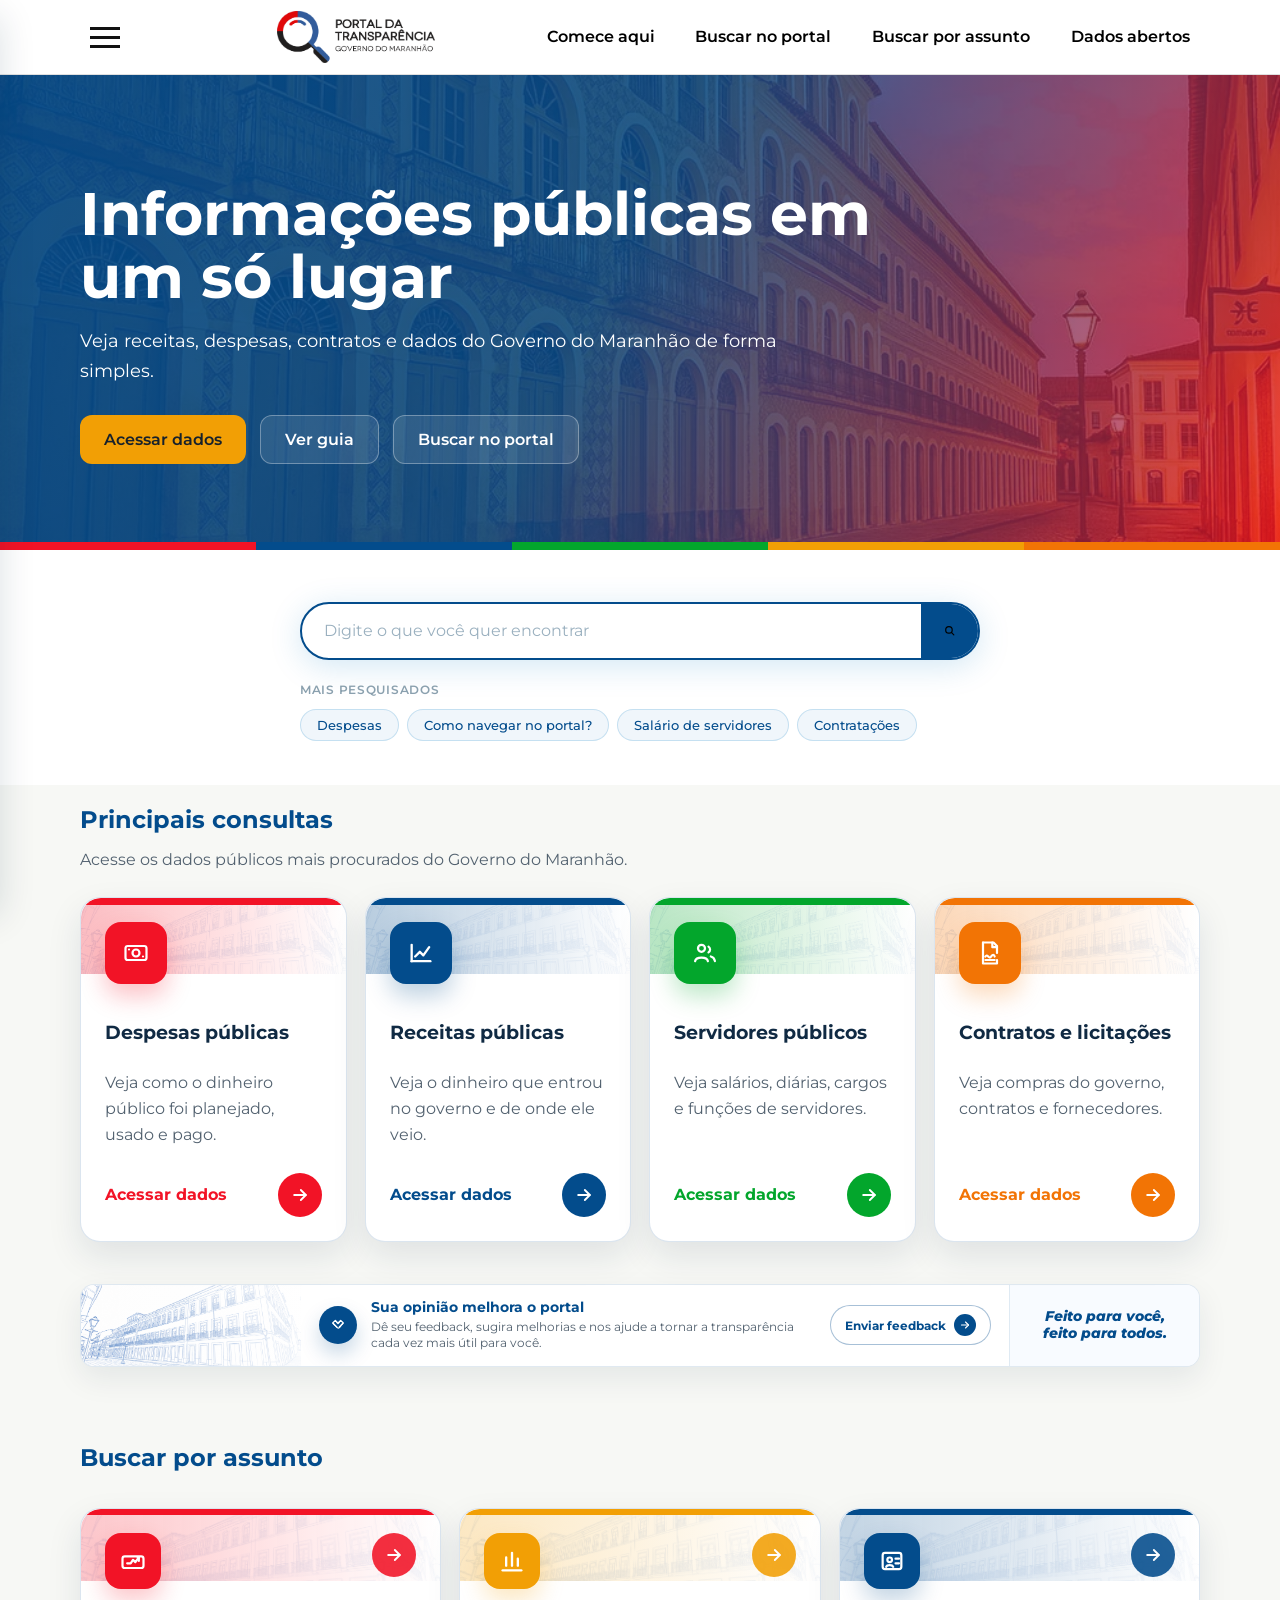
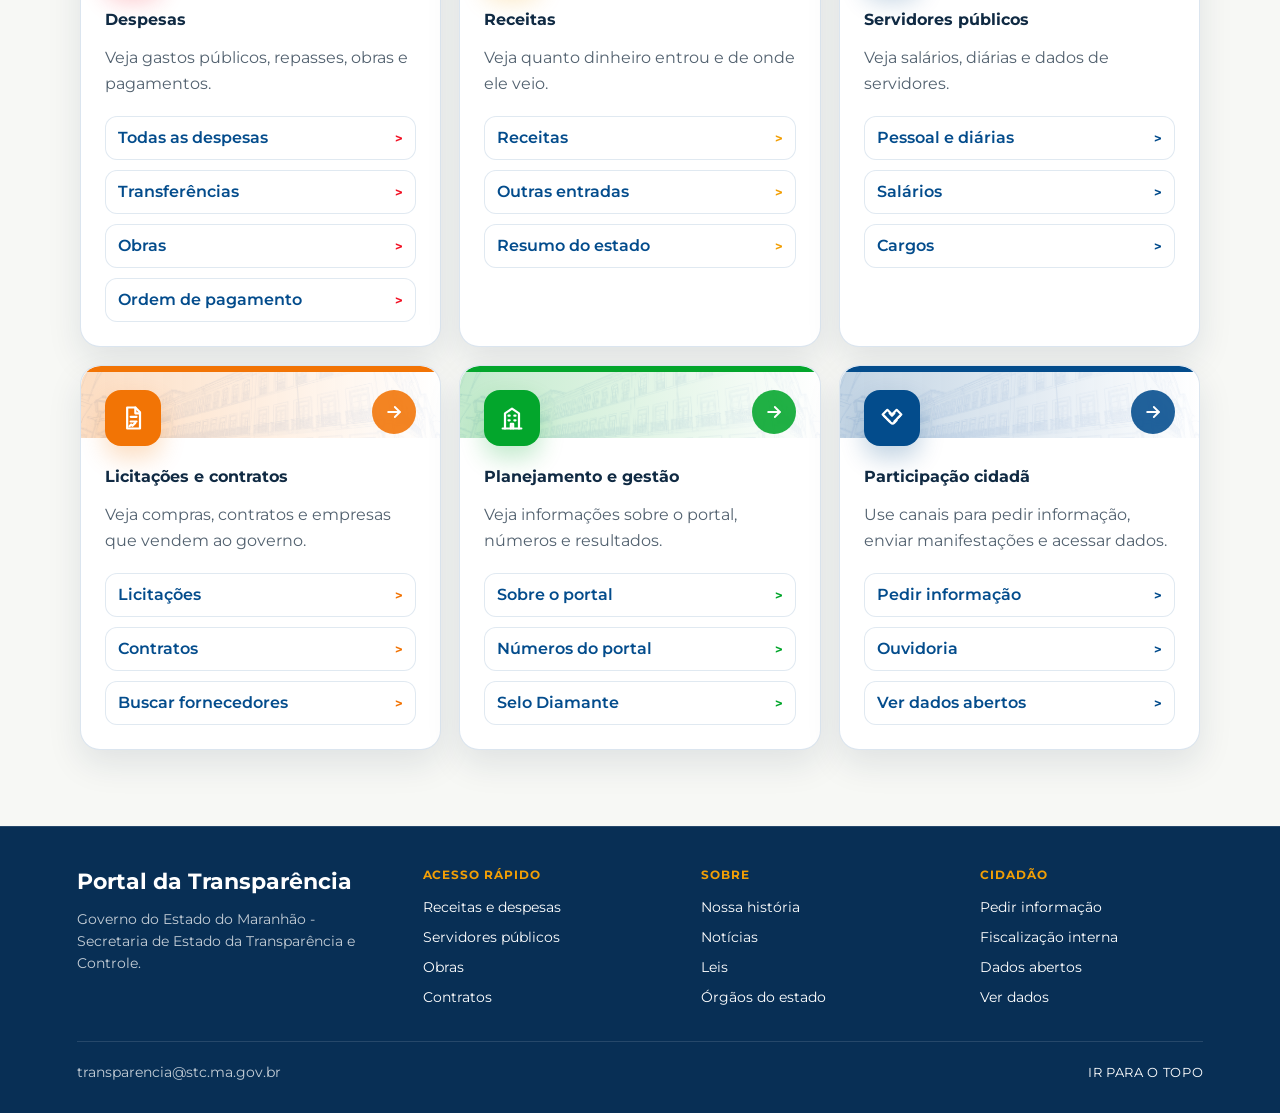
<file: index.html>
<!DOCTYPE html>
<html lang="pt-BR">

<head>
    <link rel="shortcut icon" href="images/favicon.png">
    <meta charset="UTF-8">
    <meta http-equiv="X-UA-Compatible" content="IE=edge">
    <meta name="viewport" content="width=device-width, initial-scale=1.0">
    <meta name="theme-color" content="#6777ef" />
    <link rel="preconnect" href="https://fonts.googleapis.com">
    <link rel="preconnect" href="https://fonts.gstatic.com" crossorigin>
    <link href="https://fonts.googleapis.com/css2?family=Montserrat:wght@400;500;600;700;800&display=swap" rel="stylesheet">




    <title>Portal da Transparência - Início</title>
</head>
<style>
    :root {
        --ma-vermelho: #F21326;
        --ma-azul: #034C8C;
        --ma-verde: #03A62C;
        --ma-amarelo: #F29F05;
        --ma-laranja: #F27405;
        --ma-texto: #102a43;
        --ma-texto-suave: #52616f;
        --ma-fundo: #f7f8f5;
        --ma-borda: rgba(3, 76, 140, 0.14);
        --ma-sombra: 0 14px 34px rgba(16, 42, 67, 0.1);
        --ma-sombra-forte: 0 24px 54px rgba(16, 42, 67, 0.18);
    }

    * {
        box-sizing: border-box;
    }

    body {
        margin: 0;
        font-family: 'Montserrat', Arial, Helvetica, sans-serif;
        color: var(--ma-texto);
        background: var(--ma-fundo);
    }

    .cabecalhoPortalNovo {
        position: fixed;
        top: 0;
        left: 0;
        z-index: 1000;
        width: 100%;
        height: 75px;
        background: #fff;
        border-bottom: 1px solid rgba(0, 0, 0, 0.12);
    }

    .cabecalhoPortalNovoConteudo {
        width: min(1630px, 86%);
        height: 100%;
        margin: 0 auto;
        display: flex;
        align-items: center;
    }

    .cabecalhoMenuBotao {
        width: 34px;
        height: 34px;
        padding: 0;
        border: 0;
        background: transparent;
        display: inline-flex;
        flex-direction: column;
        justify-content: center;
        gap: 6px;
        cursor: pointer;
        flex: 0 0 auto;
    }

    .cabecalhoMenuBotao span {
        display: block;
        width: 30px;
        height: 3px;
        background: #111;
    }

    .cabecalhoLogo {
        margin-left: clamp(80px, 12vw, 218px);
        display: inline-flex;
        align-items: center;
        flex: 0 0 auto;
    }

    .cabecalhoLogo img {
        display: block;
        width: 158px;
        height: auto;
    }

    .cabecalhoNavegacao {
        margin-left: auto;
        display: flex;
        align-items: center;
        gap: clamp(28px, 3.2vw, 58px);
        white-space: nowrap;
    }

    .cabecalhoNavegacao a {
        color: #000;
        text-decoration: none;
        font-size: 16px;
        line-height: 1;
        font-weight: 600;
        transition: color 0.18s ease;
    }

    .cabecalhoNavegacao a:hover {
        color: var(--ma-azul);
    }

    .menuLateralOverlay {
        position: fixed;
        inset: 0;
        z-index: 1300;
        background: rgba(16, 42, 67, 0.28);
        opacity: 0;
        pointer-events: none;
        transition: opacity 0.24s ease;
    }

    .menuLateral {
        position: fixed;
        top: 0;
        left: 0;
        z-index: 1400;
        width: min(320px, 86vw);
        height: 100vh;
        background:
            linear-gradient(180deg, rgba(3, 76, 140, 0.08) 0%, rgba(3, 76, 140, 0.02) 26%, rgba(247, 248, 245, 0.96) 100%),
            #ffffff;
        border-right: 1px solid var(--ma-borda);
        box-shadow: 0 16px 34px rgba(16, 42, 67, 0.14);
        transform: translateX(-100%);
        transition: transform 0.24s ease;
        overflow-y: auto;
    }

    .menuLateral::before {
        content: "";
        position: sticky;
        top: 0;
        display: block;
        width: 100%;
        height: 5px;
        background: linear-gradient(90deg, var(--ma-vermelho) 0 25%, var(--ma-azul) 25% 50%, var(--ma-verde) 50% 75%, var(--ma-amarelo) 75% 100%);
    }

    .menuLateralFechar {
        position: absolute;
        top: 12px;
        right: 12px;
        width: 34px;
        height: 34px;
        border: 0;
        border-radius: 8px;
        background: rgba(16, 42, 67, 0.08);
        color: var(--ma-texto);
        font-size: 24px;
        line-height: 1;
        display: inline-flex;
        align-items: center;
        justify-content: center;
        cursor: pointer;
        transition: background-color 0.18s ease, color 0.18s ease;
    }

    .menuLateralFechar:hover,
    .menuLateralFechar:focus-visible {
        background: rgba(3, 76, 140, 0.14);
        color: var(--ma-azul);
        outline: none;
    }

    .menuLateralLista {
        list-style: none;
        margin: 0;
        padding: 52px 12px 20px;
        display: grid;
        gap: 2px;
    }

    .menuLateralItem a,
    .menuLateralToggle {
        display: flex;
        align-items: center;
        gap: 14px;
        min-height: 44px;
        border-radius: 12px;
        padding: 10px 12px;
        color: var(--ma-texto);
        text-decoration: none;
        font-size: 17px;
        font-weight: 600;
        line-height: 1.2;
        border: 1px solid transparent;
        transition: background-color 0.18s ease, color 0.18s ease, transform 0.18s ease, border-color 0.18s ease, box-shadow 0.18s ease;
    }

    .menuLateralToggle {
        width: 100%;
        font-family: inherit;
        text-align: left;
        cursor: pointer;
        background: transparent;
    }

    .menuLateralSeta {
        margin-left: auto;
        width: 10px;
        height: 10px;
        border-right: 2px solid currentColor;
        border-bottom: 2px solid currentColor;
        transform: rotate(45deg);
        transition: transform 0.2s ease;
    }

    .menuLateralAgrupador.is-open .menuLateralSeta {
        transform: rotate(225deg);
    }

    .menuLateralSublista {
        list-style: none;
        margin: 0;
        padding: 0 0 0 16px;
        max-height: 0;
        opacity: 0;
        overflow: hidden;
        transition: max-height 0.26s ease, opacity 0.18s ease;
    }

    .menuLateralAgrupador.is-open .menuLateralSublista {
        max-height: 520px;
        opacity: 1;
    }

    .menuLateralItem a:hover,
    .menuLateralItem a:focus-visible,
    .menuLateralToggle:hover,
    .menuLateralToggle:focus-visible {
        background: rgba(3, 76, 140, 0.08);
        color: var(--ma-azul);
        transform: translateX(2px);
        border-color: rgba(3, 76, 140, 0.18);
        box-shadow: 0 8px 20px rgba(16, 42, 67, 0.08);
    }

    .menuLateralItem .iconeLocal {
        color: color-mix(in srgb, var(--ma-azul) 65%, #7a8792);
        font-size: 20px;
    }

    .menuLateralItem:nth-child(4n+1) .iconeLocal {
        color: var(--ma-vermelho);
    }

    .menuLateralItem:nth-child(4n+2) .iconeLocal {
        color: var(--ma-azul);
    }

    .menuLateralItem:nth-child(4n+3) .iconeLocal {
        color: var(--ma-verde);
    }

    .menuLateralItem:nth-child(4n) .iconeLocal {
        color: var(--ma-amarelo);
    }

    body.menuLateralAberto .menuLateralOverlay {
        opacity: 1;
        pointer-events: auto;
    }

    body.menuLateralAberto .menuLateral {
        transform: translateX(0);
    }

    body.menuLateralAberto {
        overflow: hidden;
    }

    .rodapeCompacto {
        background: #082f55;
        color: #ffffff;
        padding: 42px 0 30px;
        border-top: 1px solid rgba(255, 255, 255, 0.12);
    }

    .rodapeCompacto a {
        color: inherit;
        text-decoration: none;
    }

    .rodapeCompacto a:hover {
        color: var(--ma-amarelo);
    }

    .rodapeCompactoConteudo {
        width: min(1220px, 88%);
        margin: 0 auto;
        display: grid;
        grid-template-columns: 1.3fr repeat(3, 1fr);
        gap: 56px;
        align-items: start;
    }

    .rodapeCompactoMarca h2 {
        font-family: 'Montserrat', Arial, Helvetica, sans-serif;
        font-size: 22px;
        line-height: 1.2;
        margin: 0 0 14px;
        color: #fff;
    }

    .rodapeCompactoMarca p,
    .rodapeCompactoLegal {
        color: rgba(255, 255, 255, 0.76);
        font-size: 14px;
        line-height: 1.55;
        margin: 0;
    }

    .rodapeCompactoGrupo h3 {
        color: var(--ma-amarelo);
        font-size: 12px;
        line-height: 1;
        letter-spacing: 0.08em;
        text-transform: uppercase;
        margin: 0 0 16px;
    }

    .rodapeCompactoGrupo ul {
        list-style: none;
        padding: 0;
        margin: 0;
        display: grid;
        gap: 11px;
    }

    .rodapeCompactoGrupo a {
        display: inline-block;
        font-size: 14px;
        line-height: 1.3;
        transition: color 0.18s ease, transform 0.18s ease;
    }

    .rodapeCompactoGrupo a:hover {
        transform: translateX(3px);
    }

    .rodapeCompactoBase {
        width: min(1220px, 88%);
        margin: 34px auto 0;
        padding-top: 20px;
        border-top: 1px solid rgba(255, 255, 255, 0.12);
        display: flex;
        justify-content: space-between;
        gap: 20px;
        align-items: center;
        flex-wrap: wrap;
    }

    .rodapeTopo {
        color: rgba(255, 255, 255, 0.82);
        font-size: 13px;
        text-transform: uppercase;
        letter-spacing: 0.05em;
    }

    .iconeLocal {
        width: 1em;
        height: 1em;
        display: inline-block;
        background-image: var(--icon);
        background-position: center;
        background-repeat: no-repeat;
        background-size: contain;
        flex: 0 0 auto;
    }

    .secaoPortalEstrutura,
    .secaoConsultasTematicas {
        width: min(1120px, 90%);
        margin: 0 auto 76px;
    }

    .secaoPortalEstrutura {
        margin-bottom: 42px;
    }

    .heroPortal {
        position: relative;
        min-height: 500px;
        display: flex;
        align-items: center;
        overflow: hidden;
        background: var(--ma-azul);
    }

    .heroPortal::before {
        content: "";
        position: absolute;
        inset: 0;
        background:
            linear-gradient(115deg, rgba(3, 76, 140, 0.94) 0%, rgba(3, 76, 140, 0.86) 48%, rgba(242, 19, 38, 0.7) 100%),
            url("images/fotocentrohistorico.jpg") center/cover no-repeat;
    }

    .heroPortal::after {
        content: "";
        position: absolute;
        left: 0;
        right: 0;
        bottom: 0;
        height: 8px;
        background: linear-gradient(90deg, var(--ma-vermelho) 0 20%, var(--ma-azul) 20% 40%, var(--ma-verde) 40% 60%, var(--ma-amarelo) 60% 80%, var(--ma-laranja) 80% 100%);
    }

    .heroPortalConteudo {
        position: relative;
        z-index: 1;
        width: min(1120px, 90%);
        margin: 0 auto;
        padding: 132px 0 86px;
        color: #fff;
    }

    .heroPortalTexto {
        max-width: 860px;
    }

    .heroPortalTexto h1 {
        font-size: clamp(34px, 5vw, 60px);
        line-height: 1.05;
        margin-bottom: 18px;
        color: #fff;
    }

    .heroPortalTexto p {
        font-size: 18px;
        line-height: 1.7;
        max-width: 700px;
        margin-bottom: 28px;
    }

    .heroPortalAcoes {
        display: flex;
        flex-wrap: wrap;
        gap: 14px;
    }

    .heroPortalAcoes a {
        text-decoration: none;
        padding: 14px 24px;
        border-radius: 12px;
        font-weight: 600;
        min-height: 48px;
        display: inline-flex;
        align-items: center;
        justify-content: center;
        transition: transform 0.2s ease, box-shadow 0.2s ease, background 0.2s ease, border-color 0.2s ease;
    }

    .heroPortalAcoes a:hover,
    .heroPortalAcoes a:focus-visible {
        transform: translateY(-2px);
        box-shadow: 0 14px 28px rgba(0, 0, 0, 0.16);
    }

    .botaoPrimarioPortal {
        background: var(--ma-amarelo);
        color: #17212b;
    }

    .botaoSecundarioPortal {
        color: #fff;
        border: 1px solid rgba(255, 255, 255, 0.32);
        background: rgba(255, 255, 255, 0.1);
    }

    .secaoPortalEstrutura h2,
    .secaoConsultasTematicas h2 {
        color: var(--ma-azul);
        margin-bottom: 10px;
    }

    .secaoPortalEstruturaCabecalho {
        display: flex;
        justify-content: space-between;
        gap: 24px;
        align-items: end;
        margin-bottom: 28px;
    }

    .secaoPortalEstruturaCabecalho p,
    .secaoConsultasTematicas > p {
        max-width: 860px;
        margin-bottom: 0;
        color: var(--ma-texto-suave);
    }

    .gridDestaquesPortal {
        display: grid;
        grid-template-columns: 1fr;
        gap: 18px;
    }

    .feedbackPortal {
        width: min(1120px, 90%);
        min-height: 78px;
        margin: 0 auto 76px;
        display: grid;
        grid-template-columns: minmax(150px, 220px) 1fr minmax(150px, 190px);
        align-items: stretch;
        overflow: hidden;
        border: 1px solid rgba(3, 76, 140, 0.12);
        border-radius: 14px;
        background: #ffffff;
        box-shadow: 0 12px 30px rgba(16, 42, 67, 0.08);
    }

    .feedbackPortalPaisagem {
        background:
            linear-gradient(90deg, rgba(255, 255, 255, 0.12), rgba(255, 255, 255, 0.86)),
            url("images/bannercentro.png") center 45% / cover no-repeat;
    }

    .feedbackPortalConteudo {
        display: flex;
        align-items: center;
        gap: 14px;
        padding: 14px 18px;
        min-width: 0;
    }

    .feedbackPortalIcone {
        width: 38px;
        height: 38px;
        border-radius: 50%;
        display: inline-flex;
        align-items: center;
        justify-content: center;
        flex: 0 0 auto;
        background: var(--ma-azul);
        color: #fff;
        box-shadow: 0 10px 20px rgba(3, 76, 140, 0.22);
    }

    .feedbackPortalIcone .iconeLocal,
    .feedbackPortalBotao .iconeLocal {
        filter: brightness(0) invert(1);
    }

    .feedbackPortalTexto {
        min-width: 0;
    }

    .feedbackPortalTexto strong {
        display: block;
        color: var(--ma-azul);
        font-size: 14px;
        line-height: 1.25;
    }

    .feedbackPortalTexto p {
        margin: 3px 0 0;
        color: var(--ma-texto-suave);
        font-size: 12px;
        line-height: 1.35;
    }

    .feedbackPortalBotao {
        min-height: 34px;
        margin-left: auto;
        padding: 8px 14px;
        border: 1px solid rgba(3, 76, 140, 0.35);
        border-radius: 999px;
        display: inline-flex;
        align-items: center;
        justify-content: center;
        gap: 8px;
        flex: 0 0 auto;
        color: var(--ma-azul);
        background: #fff;
        font-size: 12px;
        font-weight: 700;
        text-decoration: none;
        transition: transform 0.2s ease, box-shadow 0.2s ease, background 0.2s ease;
    }

    .feedbackPortalBotao:hover,
    .feedbackPortalBotao:focus-visible {
        transform: translateY(-2px);
        background: #f8fbff;
        box-shadow: 0 10px 22px rgba(3, 76, 140, 0.16);
    }

    .feedbackPortalBotaoIcone {
        width: 22px;
        height: 22px;
        border-radius: 50%;
        display: inline-flex;
        align-items: center;
        justify-content: center;
        background: var(--ma-azul);
        color: #fff;
    }

    .feedbackPortalSelo {
        display: flex;
        align-items: center;
        justify-content: center;
        padding: 10px 14px;
        color: var(--ma-azul);
        font-size: 14px;
        font-weight: 800;
        font-style: italic;
        line-height: 1.2;
        text-align: center;
        border-left: 1px solid rgba(3, 76, 140, 0.1);
        background: #f8fbff;
    }

    .cardDestaquePortal,
    .cardConsultaTematica {
        background: #ffffff;
        border-radius: 20px;
        border: 1px solid var(--ma-borda);
        box-shadow: var(--ma-sombra);
    }

    .cardDestaquePortal {
        --card-color: var(--ma-azul);
        --card-soft: rgba(3, 76, 140, 0.1);
        position: relative;
        overflow: hidden;
        padding: 24px;
        min-height: 260px;
        text-decoration: none;
        color: inherit;
        display: flex;
        flex-direction: column;
        transition: transform 0.22s ease, box-shadow 0.22s ease, border-color 0.22s ease, background 0.22s ease;
    }

    .cardDestaquePortal:nth-child(1) {
        --card-color: var(--ma-vermelho);
        --card-soft: rgba(242, 19, 38, 0.1);
    }

    .cardDestaquePortal:nth-child(2) {
        --card-color: var(--ma-azul);
        --card-soft: rgba(3, 76, 140, 0.1);
    }

    .cardDestaquePortal:nth-child(3) {
        --card-color: var(--ma-verde);
        --card-soft: rgba(3, 166, 44, 0.12);
    }

    .cardDestaquePortal:nth-child(4) {
        --card-color: var(--ma-laranja);
        --card-soft: rgba(242, 116, 5, 0.12);
    }

    .cardDestaquePortal::before {
        content: "";
        position: absolute;
        inset: 0 0 auto;
        height: 76px;
        border-radius: 20px 20px 0 0;
        background:
            linear-gradient(var(--card-color) 0 7px, transparent 7px),
            linear-gradient(90deg, color-mix(in srgb, var(--card-color) 28%, rgba(255, 255, 255, 0.78)) 0%, rgba(255, 255, 255, 0.9) 100%),
            url("images/bannercentro.png") center 42% / cover no-repeat;
        pointer-events: none;
    }

    .cardDestaquePortal > *,
    .cardConsultaTematica > * {
        position: relative;
        z-index: 1;
    }

    .cardDestaquePortal:focus-visible,
    .cardConsultaTematica:focus-visible,
    .cardConsultaTematica:focus-within {
        outline: 3px solid rgba(242, 159, 5, 0.72);
        outline-offset: 4px;
    }

    .cardDestaquePortal:hover,
    .cardDestaquePortal:focus-visible,
    .cardDestaquePortal:active,
    .cardConsultaTematica:hover,
    .cardConsultaTematica:focus-visible,
    .cardConsultaTematica:focus-within,
    .cardConsultaTematica:active {
        transform: translateY(-4px) scale(1.015);
        box-shadow: var(--ma-sombra-forte);
        border-color: color-mix(in srgb, var(--card-color) 42%, white);
    }

    .iconeDestaquePortal {
        width: 62px;
        height: 62px;
        border-radius: 16px;
        background: var(--card-color);
        display: inline-flex;
        align-items: center;
        justify-content: center;
        margin-bottom: 18px;
        color: #fff;
        font-size: 24px;
        box-shadow: 0 12px 24px color-mix(in srgb, var(--card-color) 26%, transparent);
        position: relative;
        z-index: 1;
    }

    .iconeDestaquePortal .iconeLocal,
    .iconeTemaPortal .iconeLocal {
        font-size: 28px;
        filter: brightness(0) invert(1);
    }

    .cardDestaquePortal h3,
    .cardConsultaTematica h4 {
        color: var(--ma-texto);
        margin-bottom: 10px;
        position: relative;
        z-index: 1;
    }

    .cardDestaquePortal p,
    .cardConsultaTematica p {
        color: var(--ma-texto-suave);
        margin-bottom: 0;
        line-height: 1.65;
        position: relative;
        z-index: 1;
    }

    .acaoCardPortal {
        margin-top: auto;
        padding-top: 24px;
        display: flex;
        align-items: center;
        justify-content: space-between;
        gap: 14px;
        color: var(--card-color);
        font-weight: 700;
        position: relative;
        z-index: 1;
    }

    .setaCardPortal,
    .setaTemaPortal {
        width: 44px;
        height: 44px;
        border-radius: 50%;
        display: inline-flex;
        align-items: center;
        justify-content: center;
        background: var(--card-color);
        color: #fff;
        flex: 0 0 auto;
        transition: transform 0.22s ease, background 0.22s ease, box-shadow 0.22s ease;
    }

    .cardDestaquePortal:hover .setaCardPortal,
    .cardDestaquePortal:focus-visible .setaCardPortal,
    .cardConsultaTematica:hover .setaTemaPortal,
    .cardConsultaTematica:focus-within .setaTemaPortal {
        transform: translateX(4px);
        box-shadow: 0 12px 24px color-mix(in srgb, var(--card-color) 28%, transparent);
    }

    .gridConsultasTematicas {
        display: grid;
        grid-template-columns: 1fr;
        gap: 18px;
        margin-top: 36px;
    }

    .cardConsultaTematica {
        --card-color: var(--ma-azul);
        --card-soft: rgba(3, 76, 140, 0.1);
        position: relative;
        overflow: hidden;
        padding: 24px;
        cursor: pointer;
        transition: transform 0.22s ease, box-shadow 0.22s ease, border-color 0.22s ease, background 0.22s ease;
    }

    .cardConsultaTematica::before {
        content: "";
        position: absolute;
        inset: 0 0 auto;
        height: 72px;
        border-radius: 20px 20px 0 0;
        background:
            linear-gradient(var(--card-color) 0 6px, transparent 6px),
            linear-gradient(90deg, color-mix(in srgb, var(--card-color) 24%, rgba(255, 255, 255, 0.8)) 0%, rgba(255, 255, 255, 0.92) 100%),
            url("images/bannercentro.png") center 42% / cover no-repeat;
        pointer-events: none;
    }

    .cardConsultaTematica:nth-child(1) {
        --card-color: var(--ma-vermelho);
        --card-soft: rgba(242, 19, 38, 0.1);
    }

    .cardConsultaTematica:nth-child(2) {
        --card-color: var(--ma-amarelo);
        --card-soft: rgba(242, 159, 5, 0.14);
    }

    .cardConsultaTematica:nth-child(3) {
        --card-color: var(--ma-azul);
        --card-soft: rgba(3, 76, 140, 0.1);
    }

    .cardConsultaTematica:nth-child(4) {
        --card-color: var(--ma-laranja);
        --card-soft: rgba(242, 116, 5, 0.12);
    }

    .cardConsultaTematica:nth-child(5) {
        --card-color: var(--ma-verde);
        --card-soft: rgba(3, 166, 44, 0.12);
    }

    .cardConsultaTematica:nth-child(6) {
        --card-color: var(--ma-azul);
        --card-soft: rgba(3, 76, 140, 0.1);
    }

    .cardConsultaTematica:hover,
    .cardConsultaTematica:focus-visible,
    .cardConsultaTematica:focus-within,
    .cardConsultaTematica:active {
        background: linear-gradient(145deg, #fff 0%, #fff 46%, var(--card-soft) 100%);
    }

    .temaCardCabecalho {
        display: flex;
        justify-content: space-between;
        gap: 18px;
        align-items: flex-start;
        margin-bottom: 18px;
        position: relative;
        z-index: 1;
    }

    .iconeTemaPortal {
        width: 56px;
        height: 56px;
        border-radius: 16px;
        background: var(--card-color);
        color: #fff;
        display: inline-flex;
        align-items: center;
        justify-content: center;
        font-size: 22px;
        box-shadow: 0 12px 24px color-mix(in srgb, var(--card-color) 24%, transparent);
    }

    .setaTemaPortal {
        text-decoration: none;
        opacity: 0.88;
    }

    .setaCardPortal .iconeLocal,
    .setaTemaPortal .iconeLocal {
        font-size: 20px;
        filter: brightness(0) invert(1);
    }

    .setaTemaPortal:focus-visible,
    .cardConsultaTematicaLinks a:focus-visible {
        outline: 3px solid rgba(242, 159, 5, 0.72);
        outline-offset: 3px;
    }

    .cardConsultaTematicaLinks {
        display: grid;
        gap: 10px;
        margin-top: 18px;
    }

    .cardConsultaTematicaLinks a {
        color: var(--ma-azul);
        text-decoration: none;
        font-weight: 600;
    }

    .cardConsultaTematicaLinks a {
        min-height: 44px;
        border-radius: 12px;
        border: 1px solid rgba(3, 76, 140, 0.12);
        background: rgba(255, 255, 255, 0.72);
        display: flex;
        align-items: center;
        justify-content: space-between;
        gap: 12px;
        padding: 10px 12px;
        transition: color 0.18s ease, border-color 0.18s ease, background 0.18s ease, transform 0.18s ease;
    }

    .cardConsultaTematicaLinks a::after {
        content: ">";
        font-family: 'Montserrat', Arial, Helvetica, sans-serif;
        font-weight: 700;
        color: var(--card-color);
        font-size: 13px;
    }

    .cardConsultaTematicaLinks a:hover,
    .cardConsultaTematicaLinks a:focus-visible {
        background: #fff;
        border-color: color-mix(in srgb, var(--card-color) 38%, white);
        color: var(--card-color);
        transform: translateX(2px);
        text-decoration: none;
    }

    @media (max-width: 1024px) {
        .heroPortalConteudo,
        .secaoPortalEstrutura,
        .secaoConsultasTematicas {
            width: 90%;
        }

        .rodapeCompactoConteudo {
            grid-template-columns: repeat(2, minmax(0, 1fr));
            gap: 34px;
        }

        .rodapeCompactoMarca {
            grid-column: 1 / -1;
        }

        .cabecalhoPortalNovoConteudo {
            width: 90%;
        }

        .cabecalhoLogo {
            margin-left: clamp(32px, 8vw, 86px);
        }

        .cabecalhoNavegacao {
            gap: 24px;
        }

        .cabecalhoNavegacao a {
            font-size: 14px;
        }
    }

    @media (min-width: 640px) {
        .gridDestaquesPortal,
        .gridConsultasTematicas {
            grid-template-columns: repeat(2, minmax(0, 1fr));
        }
    }

    @media (min-width: 1080px) {
        .gridDestaquesPortal {
            grid-template-columns: repeat(4, minmax(0, 1fr));
        }

        .gridConsultasTematicas {
            grid-template-columns: repeat(3, minmax(0, 1fr));
        }
    }

    @media (max-width: 768px) {
        .heroPortal {
            min-height: auto;
        }

        .heroPortalConteudo {
            padding: 118px 0 66px;
        }

        .secaoPortalEstruturaCabecalho {
            display: block;
        }

        .secaoPortalEstrutura,
        .secaoConsultasTematicas {
            width: 90%;
            margin-bottom: 64px;
        }

        .secaoPortalEstrutura {
            margin-bottom: 34px;
        }

        .feedbackPortal {
            width: 90%;
            grid-template-columns: 1fr;
            margin-bottom: 64px;
            border-radius: 16px;
        }

        .feedbackPortalPaisagem {
            min-height: 54px;
        }

        .feedbackPortalConteudo {
            align-items: flex-start;
            flex-wrap: wrap;
            padding: 14px;
        }

        .feedbackPortalBotao {
            width: 100%;
            margin-left: 52px;
        }

        .feedbackPortalSelo {
            min-height: 52px;
            border-top: 1px solid rgba(3, 76, 140, 0.1);
            border-left: 0;
        }

        .heroPortalAcoes {
            flex-direction: column;
        }

        .heroPortalAcoes a {
            width: 100%;
            min-height: 52px;
        }

        .cardDestaquePortal,
        .cardConsultaTematica {
            border-radius: 18px;
            padding: 22px;
        }

        .rodapeCompacto {
            padding: 34px 0 24px;
        }

        .rodapeCompactoConteudo {
            grid-template-columns: 1fr;
            gap: 28px;
        }

        .rodapeCompactoBase {
            align-items: flex-start;
            flex-direction: column;
        }

        .cabecalhoPortalNovo {
            height: 72px;
        }

        .cabecalhoLogo {
            margin-left: auto;
            margin-right: auto;
        }

        .cabecalhoLogo img {
            width: 146px;
        }

        .cabecalhoNavegacao {
            display: none;
        }

        .menuLateralItem a {
            font-size: clamp(15px, 4vw, 17px);
        }
    }

    @media (min-width: 360px) and (max-width: 639px) {
        .gridDestaquesPortal,
        .gridConsultasTematicas {
            grid-template-columns: repeat(2, minmax(0, 1fr));
            gap: 12px;
        }

        .cardDestaquePortal,
        .cardConsultaTematica {
            min-width: 0;
            padding: 16px;
            border-radius: 16px;
        }

        .cardDestaquePortal {
            min-height: 238px;
        }

        .feedbackPortalConteudo {
            gap: 10px;
            padding: 14px 12px;
        }

        .feedbackPortalTexto strong {
            font-size: 13px;
        }

        .feedbackPortalTexto p {
            font-size: 11px;
        }

        .feedbackPortalBotao {
            margin-left: 0;
        }

        .iconeDestaquePortal,
        .iconeTemaPortal {
            width: 46px;
            height: 46px;
            border-radius: 13px;
            margin-bottom: 14px;
        }

        .iconeDestaquePortal .iconeLocal,
        .iconeTemaPortal .iconeLocal {
            font-size: 22px;
        }

        .cardDestaquePortal h3,
        .cardConsultaTematica h4 {
            font-size: 15px;
            line-height: 1.25;
            margin-bottom: 8px;
        }

        .cardDestaquePortal p,
        .cardConsultaTematica p {
            font-size: 13px;
            line-height: 1.45;
        }

        .acaoCardPortal {
            gap: 8px;
            padding-top: 16px;
            font-size: 13px;
        }

        .setaCardPortal,
        .setaTemaPortal {
            width: 36px;
            height: 36px;
        }

        .setaCardPortal .iconeLocal,
        .setaTemaPortal .iconeLocal {
            font-size: 17px;
        }

        .temaCardCabecalho {
            gap: 10px;
            margin-bottom: 14px;
        }

        .cardConsultaTematicaLinks {
            gap: 8px;
            margin-top: 14px;
        }

        .cardConsultaTematicaLinks a {
            min-height: 38px;
            padding: 8px 10px;
            font-size: 12px;
            line-height: 1.2;
        }
    }
</style>


<body>




    <div class='pagina'>
        <header class="cabecalhoPortalNovo">
            <div class="cabecalhoPortalNovoConteudo">
                <button class="cabecalhoMenuBotao" type="button" id="menuLateralBotao" aria-expanded="false" aria-controls="menuLateralPainel" aria-label="Abrir menu">
                    <span></span>
                    <span></span>
                    <span></span>
                </button>
                <a class="cabecalhoLogo" href="index.html">
                    <img src="images/logoportal.png" alt="Portal da Transparência do Governo do Maranhão">
                </a>
                <nav class="cabecalhoNavegacao">
                    <a href="#jornadas">Comece aqui</a>
                    <a href="#pesquisar" onclick="to_position('.secaoBuscaNova')">Buscar no portal</a>
                    <a href="#consultas-tematicas">Buscar por assunto</a>
                    <a href="404.html">Dados abertos</a>
                </nav>
            </div>
        </header>
        <div class="menuLateralOverlay" id="menuLateralOverlay"></div>
        <aside class="menuLateral" id="menuLateralPainel" aria-hidden="true">
            <button class="menuLateralFechar" type="button" id="menuLateralFechar" aria-label="Fechar menu">&times;</button>
            <ul class="menuLateralLista">
                <li class="menuLateralItem"><a href="index.html"><span class="iconeLocal" style="--icon:url('imagens/icones/building.svg');"></span>Início</a></li>
                <li class="menuLateralItem menuLateralAgrupador">
                    <button class="menuLateralItem menuLateralToggle" type="button" data-menu-toggle aria-expanded="false">
                        <span class="iconeLocal" style="--icon:url('imagens/icones/search.svg');"></span>Explore
                        <span class="menuLateralSeta" aria-hidden="true"></span>
                    </button>
                    <ul class="menuLateralSublista">
                        <li class="menuLateralItem"><a href="despesas.html"><span class="iconeLocal" style="--icon:url('imagens/icones/money.svg');"></span>Despesas públicas</a></li>
                        <li class="menuLateralItem"><a href="receitas.html"><span class="iconeLocal" style="--icon:url('imagens/icones/chart-column.svg');"></span>Receitas públicas</a></li>
                        <li class="menuLateralItem"><a href="recursos-humanos.html"><span class="iconeLocal" style="--icon:url('imagens/icones/users.svg');"></span>Servidores públicos</a></li>
                        <li class="menuLateralItem"><a href="contratos-licitacoes.html"><span class="iconeLocal" style="--icon:url('imagens/icones/contract.svg');"></span>Contratos e licitações</a></li>
                        <li class="menuLateralItem"><a href="404.html"><span class="iconeLocal" style="--icon:url('imagens/icones/chart-line.svg');"></span>Fique por dentro</a></li>
                        <li class="menuLateralItem"><a href="404.html"><span class="iconeLocal" style="--icon:url('imagens/icones/signature.svg');"></span>Informações gerais</a></li>
                        <li class="menuLateralItem"><a href="404.html"><span class="iconeLocal" style="--icon:url('imagens/icones/chart-column.svg');"></span>Dados abertos</a></li>
                    </ul>
                </li>
                <li class="menuLateralItem"><a href="404.html"><span class="iconeLocal" style="--icon:url('imagens/icones/handshake.svg');"></span>Feedbacks</a></li>
                <li class="menuLateralItem"><a href="404.html"><span class="iconeLocal" style="--icon:url('imagens/icones/id-card.svg');"></span>E-Sic</a></li>
                <li class="menuLateralItem"><a href="404.html"><span class="iconeLocal" style="--icon:url('imagens/icones/users.svg');"></span>E-Ouv</a></li>
            </ul>
        </aside>

<main style="overflow: hidden;">
    <section class="heroPortal" id="jornadas">
        <div class="heroPortalConteudo">
            <div class="heroPortalTexto">
                <h1>Informações públicas em um só lugar</h1>
                <p>Veja receitas, despesas, contratos e dados do Governo do Maranhão de forma simples.</p>
                <div class="heroPortalAcoes">
                    <a class="botaoPrimarioPortal" href="despesas.html">Acessar dados</a>
                    <a class="botaoSecundarioPortal" href="404.html">Ver guia</a>
                    <a class="botaoSecundarioPortal" href="#pesquisar" onclick="to_position('.secaoBuscaNova')" style="cursor:pointer;">Buscar no portal</a>
                </div>
            </div>
        </div>
    </section>
    <style>
        .secaoBuscaNova {
            padding: 52px 0 44px;
            display: flex;
            flex-direction: column;
            align-items: center;
            background: #fff;
        }

        .buscaWrap {
            width: min(680px, 90%);
            display: flex;
            align-items: center;
            gap: 0;
            background: #fff;
            border: 2px solid var(--ma-azul);
            border-radius: 50px;
            box-shadow: 0 6px 32px rgba(0, 122, 194, 0.18);
            overflow: hidden;
            transition: box-shadow 0.2s ease, border-color 0.2s ease;
        }

        .buscaWrap:focus-within {
            border-color: var(--ma-verde);
            box-shadow: 0 8px 40px rgba(3, 76, 140, 0.22);
        }

        .buscaWrap input[type="text"] {
            flex: 1;
            border: none;
            outline: none;
            padding: 16px 22px;
            font-size: 16px;
            background: transparent;
            color: #1a2e3b;
            font-family: inherit;
        }

        .buscaWrap input[type="text"]::placeholder {
            color: #9ab0bf;
        }

        .buscaWrap button {
            border: none;
            background: var(--ma-azul);
            cursor: pointer;
            padding: 0 22px;
            height: 54px;
            display: flex;
            align-items: center;
            justify-content: center;
            transition: background 0.2s ease;
            flex-shrink: 0;
        }

        .buscaWrap button:hover {
            background: var(--ma-vermelho);
        }

        .buscaWrap button img {
            width: 22px;
            height: 22px;
            filter: brightness(0) invert(1);
        }

        .maisPesquisadosWrap {
            margin-top: 22px;
            width: min(680px, 90%);
            display: flex;
            flex-direction: column;
            align-items: flex-start;
            gap: 12px;
        }

        .maisPesquisadosLabel {
            font-size: 12px;
            font-weight: 600;
            letter-spacing: 0.06em;
            text-transform: uppercase;
            color: #8aa0ae;
            margin: 0;
        }

        .maisPesquisadosPills {
            display: flex;
            flex-wrap: wrap;
            gap: 8px;
        }

        .maisPesquisadosPill {
            display: inline-flex;
            align-items: center;
            font-family: inherit;
            padding: 7px 16px;
            border-radius: 999px;
            background: #f0f6fb;
            border: 1px solid rgba(0, 122, 194, 0.18);
            color: var(--ma-azul);
            font-size: 13px;
            font-weight: 500;
            text-decoration: none;
            transition: background 0.18s ease, border-color 0.18s ease, color 0.18s ease, transform 0.18s ease;
            white-space: nowrap;
            cursor: pointer;
        }

        .maisPesquisadosPill:hover {
            background: var(--ma-azul);
            border-color: var(--ma-azul);
            color: #fff;
            transform: translateY(-1px);
        }
    </style>

    <div class="secaoBuscaNova" id="pesquisar">
        <div class="buscaWrap">
            <form id="buscaHomeForm" action="404.html" method="get" style="width:100%;display:flex;align-items:center;">
                <input type="text" id="query" name="query" placeholder="Digite o que você quer encontrar" required>
                <input type="hidden" name="tipo" id="tipo-selecionado">
                <input type="hidden" value="atual" name="categoria_busca" id="categoria_busca">
                <button alt="Buscar" title="Buscar" id="butaoParaBuscaHome" type="submit">
                    <span class="iconeLocal" style="--icon: url('imagens/icones/search.svg');"></span>
                </button>
            </form>
        </div>
        <div class="maisPesquisadosWrap" aria-label="Assuntos mais buscados">
            <p class="maisPesquisadosLabel">Mais pesquisados</p>
            <div class="maisPesquisadosPills">
                <button class="maisPesquisadosPill" type="button" data-search-topic="Despesas">Despesas</button>
                <button class="maisPesquisadosPill" type="button" data-search-topic="Como navegar no portal?">Como navegar no portal?</button>
                <button class="maisPesquisadosPill" type="button" data-search-topic="Salário de servidores">Salário de servidores</button>
                <button class="maisPesquisadosPill" type="button" data-search-topic="Contratações">Contratações</button>
            </div>
        </div>
    </div>

    <script>
    (function() {
        var raw = document.getElementById('buscados');
        if (!raw) return;
        try {
            var items = JSON.parse(raw.value);
            items.sort(function(a, b) { return b.value - a.value; });
            var top = items.slice(0, 8);
            var container = document.getElementById('pillsMaisPesquisados');
            if (!container) return;
            top.forEach(function(item) {
                var a = document.createElement('a');
                var href = '404.html';
                a.href = href;
                a.className = 'maisPesquisadosPill';
                a.textContent = item.x;
                container.appendChild(a);
            });
        } catch(e) {}
    })();
    </script>

    <!-- manter div antigo oculto para não quebrar scripts que dependem dele -->
    <div style="display:none;">
        <div class="containerBusca"><div class="barraEmbaixoDaBuscaHome"></div></div>
        <div class="containerNuvemPalavras"><p class="textoTermosMaisProcurados"></p><div id="container"></div></div>
    </div>

    <section class="secaoPortalEstrutura">
        <div class="secaoPortalEstruturaCabecalho">
            <div>
                <h2>Principais consultas</h2>
                <p>Acesse os dados públicos mais procurados do Governo do Maranhão.</p>
            </div>
        </div>
        <div class="gridDestaquesPortal">
            <a class="cardDestaquePortal" href="despesas.html">
                <div class="iconeDestaquePortal"><span class="iconeLocal" style="--icon: url('imagens/icones/money.svg');"></span></div>
                <h3>Despesas públicas</h3>
                <p>Veja como o dinheiro público foi planejado, usado e pago.</p>
                <span class="acaoCardPortal">
                    <span>Acessar dados</span>
                    <span class="setaCardPortal"><span class="iconeLocal" style="--icon: url('imagens/icones/arrow-right.svg');"></span></span>
                </span>
            </a>
            <a class="cardDestaquePortal" href="receitas.html">
                <div class="iconeDestaquePortal"><span class="iconeLocal" style="--icon: url('imagens/icones/chart-line.svg');"></span></div>
                <h3>Receitas públicas</h3>
                <p>Veja o dinheiro que entrou no governo e de onde ele veio.</p>
                <span class="acaoCardPortal">
                    <span>Acessar dados</span>
                    <span class="setaCardPortal"><span class="iconeLocal" style="--icon: url('imagens/icones/arrow-right.svg');"></span></span>
                </span>
            </a>
            <a class="cardDestaquePortal" href="recursos-humanos.html">
                <div class="iconeDestaquePortal"><span class="iconeLocal" style="--icon: url('imagens/icones/users.svg');"></span></div>
                <h3>Servidores públicos</h3>
                <p>Veja salários, diárias, cargos e funções de servidores.</p>
                <span class="acaoCardPortal">
                    <span>Acessar dados</span>
                    <span class="setaCardPortal"><span class="iconeLocal" style="--icon: url('imagens/icones/arrow-right.svg');"></span></span>
                </span>
            </a>
            <a class="cardDestaquePortal" href="contratos-licitacoes.html">
                <div class="iconeDestaquePortal"><span class="iconeLocal" style="--icon: url('imagens/icones/signature.svg');"></span></div>
                <h3>Contratos e licitações</h3>
                <p>Veja compras do governo, contratos e fornecedores.</p>
                <span class="acaoCardPortal">
                    <span>Acessar dados</span>
                    <span class="setaCardPortal"><span class="iconeLocal" style="--icon: url('imagens/icones/arrow-right.svg');"></span></span>
                </span>
            </a>
        </div>
    </section>

    <section class="feedbackPortal" aria-label="Feedback sobre o portal">
        <div class="feedbackPortalPaisagem" aria-hidden="true"></div>
        <div class="feedbackPortalConteudo">
            <span class="feedbackPortalIcone" aria-hidden="true"><span class="iconeLocal" style="--icon: url('imagens/icones/handshake.svg');"></span></span>
            <div class="feedbackPortalTexto">
                <strong>Sua opinião melhora o portal</strong>
                <p>Dê seu feedback, sugira melhorias e nos ajude a tornar a transparência cada vez mais útil para você.</p>
            </div>
            <a class="feedbackPortalBotao" href="404.html">
                <span>Enviar feedback</span>
                <span class="feedbackPortalBotaoIcone" aria-hidden="true"><span class="iconeLocal" style="--icon: url('imagens/icones/arrow-right.svg');"></span></span>
            </a>
        </div>
        <div class="feedbackPortalSelo">Feito para você,<br>feito para todos.</div>
    </section>

    <div class="secaoConsultasTematicas" id="consultas-tematicas">
        <h2>Buscar por assunto</h2>
        <div class="gridConsultasTematicas">
            <div class="cardConsultaTematica">
                <div class="temaCardCabecalho">
                    <div class="iconeTemaPortal"><span class="iconeLocal" style="--icon: url('imagens/icones/money-trend.svg');"></span></div>
                    <a class="setaTemaPortal" href="despesas.html"><span class="iconeLocal" style="--icon: url('imagens/icones/arrow-right.svg');"></span></a>
                </div>
                <h4>Despesas</h4>
                <p>Veja gastos públicos, repasses, obras e pagamentos.</p>
                <div class="cardConsultaTematicaLinks">
                    <a href="despesas.html">Todas as despesas</a>
                    <a href="404.html">Transferências</a>
                    <a href="404.html">Obras</a>
                    <a href="404.html">Ordem de pagamento</a>
                </div>
            </div>
            <div class="cardConsultaTematica">
                <div class="temaCardCabecalho">
                    <div class="iconeTemaPortal"><span class="iconeLocal" style="--icon: url('imagens/icones/chart-column.svg');"></span></div>
                    <a class="setaTemaPortal" href="receitas.html"><span class="iconeLocal" style="--icon: url('imagens/icones/arrow-right.svg');"></span></a>
                </div>
                <h4>Receitas</h4>
                <p>Veja quanto dinheiro entrou e de onde ele veio.</p>
                <div class="cardConsultaTematicaLinks">
                    <a href="receitas.html">Receitas</a>
                    <a href="404.html">Outras entradas</a>
                    <a href="404.html">Resumo do estado</a>
                </div>
            </div>
            <div class="cardConsultaTematica">
                <div class="temaCardCabecalho">
                    <div class="iconeTemaPortal"><span class="iconeLocal" style="--icon: url('imagens/icones/id-card.svg');"></span></div>
                    <a class="setaTemaPortal" href="recursos-humanos.html"><span class="iconeLocal" style="--icon: url('imagens/icones/arrow-right.svg');"></span></a>
                </div>
                <h4>Servidores públicos</h4>
                <p>Veja salários, diárias e dados de servidores.</p>
                <div class="cardConsultaTematicaLinks">
                    <a href="recursos-humanos.html">Pessoal e diárias</a>
                    <a href="recursos-humanos.html">Salários</a>
                    <a href="404.html">Cargos</a>
                </div>
            </div>
            <div class="cardConsultaTematica">
                <div class="temaCardCabecalho">
                    <div class="iconeTemaPortal"><span class="iconeLocal" style="--icon: url('imagens/icones/contract.svg');"></span></div>
                    <a class="setaTemaPortal" href="contratos-licitacoes.html"><span class="iconeLocal" style="--icon: url('imagens/icones/arrow-right.svg');"></span></a>
                </div>
                <h4>Licitações e contratos</h4>
                <p>Veja compras, contratos e empresas que vendem ao governo.</p>
                <div class="cardConsultaTematicaLinks">
                    <a href="contratos-licitacoes.html">Licitações</a>
                    <a href="contratos-licitacoes.html">Contratos</a>
                    <a href="404.html">Buscar fornecedores</a>
                </div>
            </div>
            <div class="cardConsultaTematica">
                <div class="temaCardCabecalho">
                    <div class="iconeTemaPortal"><span class="iconeLocal" style="--icon: url('imagens/icones/building.svg');"></span></div>
                    <a class="setaTemaPortal" href="404.html"><span class="iconeLocal" style="--icon: url('imagens/icones/arrow-right.svg');"></span></a>
                </div>
                <h4>Planejamento e gestão</h4>
                <p>Veja informações sobre o portal, números e resultados.</p>
                <div class="cardConsultaTematicaLinks">
                    <a href="404.html">Sobre o portal</a>
                    <a href="404.html">Números do portal</a>
                    <a href="404.html">Selo Diamante</a>
                </div>
            </div>
            <div class="cardConsultaTematica">
                <div class="temaCardCabecalho">
                    <div class="iconeTemaPortal"><span class="iconeLocal" style="--icon: url('imagens/icones/handshake.svg');"></span></div>
                    <a class="setaTemaPortal" href="404.html" target="_blank"><span class="iconeLocal" style="--icon: url('imagens/icones/arrow-right.svg');"></span></a>
                </div>
                <h4>Participação cidadã</h4>
                <p>Use canais para pedir informação, enviar manifestações e acessar dados.</p>
                <div class="cardConsultaTematicaLinks">
                    <a href="404.html" target="_blank">Pedir informação</a>
                    <a href="404.html" target="_blank">Ouvidoria</a>
                    <a href="404.html" target="_blank">Ver dados abertos</a>
                </div>
            </div>
        </div>
    </div>

    <input id="buscados" type="hidden" value="[{&quot;x&quot;:&quot;Tabelas de cargos e fun\u00e7\u00f5es&quot;,&quot;link&quot;:&quot;wp\/tabeladecargosefuncoes&quot;,&quot;value&quot;:615,&quot;category&quot;:&quot;Embarque&quot;},{&quot;x&quot;:&quot;O que mudou?&quot;,&quot;link&quot;:&quot;app\/v2\/nossa_historia#dePara&quot;,&quot;value&quot;:1090,&quot;category&quot;:&quot;Nossa hist\u00f3ria&quot;},{&quot;x&quot;:&quot;Fique por Dentro&quot;,&quot;link&quot;:&quot;app\/v2\/fique_por_dentro&quot;,&quot;value&quot;:1378,&quot;category&quot;:&quot;Fique por dentro&quot;},{&quot;x&quot;:&quot;Remunera\u00e7\u00e3o&quot;,&quot;link&quot;:&quot;app\/v2\/pessoal\/remuneracao&quot;,&quot;value&quot;:1500,&quot;category&quot;:&quot;Explore&quot;},{&quot;x&quot;:&quot;Selo Diamante&quot;,&quot;link&quot;:&quot;app\/v2\/selo_diamante\/diamante&quot;,&quot;value&quot;:3000,&quot;category&quot;:&quot;Embarque&quot;},{&quot;x&quot;:&quot;Dados Abertos&quot;,&quot;link&quot;:&quot;http:\/\/dados.ma.gov.br\/&quot;,&quot;value&quot;:1253,&quot;category&quot;:&quot;JorndaCinza&quot;},{&quot;x&quot;:&quot;Despesas por credor&quot;,&quot;link&quot;:&quot;app\/v2\/despesas?ver_periodo=ano&amp;ano=2026&amp;periodo=30&amp;de=&amp;ate=&amp;vizualizacao=porFornecedorCredor&amp;filtros_pagos_n=selecao_pagos_e_naoPagos&amp;filtro_orcamentario_extra=selecao_orcamentario&amp;ug=all&amp;is_grupo_detalhe_ne=&amp;natureza_despesas=all&amp;funcao=all&amp;programa=all&amp;fornecedor_credor_auto=&amp;fornecedor_credor=&amp;subfuncao=all&amp;acao=all#result_list&quot;,&quot;value&quot;:747,&quot;category&quot;:&quot;Explore&quot;},{&quot;x&quot;:&quot;Cidad\u00e3o informado&quot;,&quot;link&quot;:&quot;app\/v2\/cidadao_informado&quot;,&quot;value&quot;:1027,&quot;category&quot;:&quot;Fique por dentro&quot;},{&quot;x&quot;:&quot;Informa\u00e7\u00f5es Institucionais&quot;,&quot;link&quot;:&quot;app\/v2\/informacoes_institucionais&quot;,&quot;value&quot;:1078,&quot;category&quot;:&quot;JorndaCinza&quot;},{&quot;x&quot;:&quot;Consulta contratos&quot;,&quot;link&quot;:&quot;app\/compras\/consulta-de-contratos\/#lista&quot;,&quot;value&quot;:1350,&quot;category&quot;:&quot;Explore&quot;},{&quot;x&quot;:&quot;Di\u00e1rias&quot;,&quot;link&quot;:&quot;app\/v2\/pessoal&quot;,&quot;value&quot;:2015,&quot;category&quot;:&quot;Explore&quot;},{&quot;x&quot;:&quot;Gastos p\u00fablicos&quot;,&quot;link&quot;:&quot;app\/v2\/fique_por_dentro&quot;,&quot;value&quot;:577,&quot;category&quot;:&quot;Fique por dentro&quot;},{&quot;x&quot;:&quot;Gastos com seguran\u00e7a&quot;,&quot;link&quot;:&quot;app\/v2\/fique_por_dentro_funcao?funcao=06&amp;opt_periodo=ano_mes&amp;ano=2022&quot;,&quot;value&quot;:525,&quot;category&quot;:&quot;Fique por dentro&quot;},{&quot;x&quot;:&quot;Tabelas de di\u00e1rias&quot;,&quot;link&quot;:&quot;wp\/tabeladevaloresdediarias&quot;,&quot;value&quot;:551,&quot;category&quot;:&quot;JorndaCinza&quot;},{&quot;x&quot;:&quot;Despesas por unidade gestora&quot;,&quot;link&quot;:&quot;app\/v2\/fique_por_dentro\/treeMapUG#topo&quot;,&quot;value&quot;:497,&quot;category&quot;:&quot;Fique por dentro&quot;},{&quot;x&quot;:&quot;Acesso a informa\u00e7\u00e3o&quot;,&quot;link&quot;:&quot;http:\/\/www.e-sic.ma.gov.br\/sistema\/site\/index.aspx?ReturnUrl=%2fsistema%2f&quot;,&quot;value&quot;:1083,&quot;category&quot;:&quot;JorndaCinza&quot;},{&quot;x&quot;:&quot;Gest\u00e3o Fiscal&quot;,&quot;link&quot;:&quot;app\/v2\/gestao_fiscal&quot;,&quot;value&quot;:1083,&quot;category&quot;:&quot;JorndaCinza&quot;},{&quot;x&quot;:&quot;Requisitos Legais&quot;,&quot;link&quot;:&quot;app\/v2\/nossa_historia&quot;,&quot;value&quot;:650,&quot;category&quot;:&quot;Nossa hist\u00f3ria&quot;},{&quot;x&quot;:&quot;Como navegar no Portal ?&quot;,&quot;link&quot;:&quot;app\/v2\/embarque&quot;,&quot;value&quot;:1750,&quot;category&quot;:&quot;Embarque&quot;},{&quot;x&quot;:&quot;Emendas Parlamentares&quot;,&quot;link&quot;:&quot;app\/v2\/emendas&quot;,&quot;value&quot;:2150,&quot;category&quot;:&quot;Explore&quot;},{&quot;x&quot;:&quot;Obras&quot;,&quot;link&quot;:&quot;app\/v2\/obras&quot;,&quot;value&quot;:1850,&quot;category&quot;:&quot;Explore&quot;},{&quot;x&quot;:&quot;Restaurante Popular&quot;,&quot;link&quot;:&quot;\/pesquisa-avancada?query=restaurante+popular&amp;tipo=&amp;categoria_busca=anterios&quot;,&quot;value&quot;:950,&quot;category&quot;:&quot;Explore&quot;},{&quot;x&quot;:&quot;EMSERH&quot;,&quot;link&quot;:&quot;\/pesquisa-avancada?query=emserh&amp;tipo=&amp;categoria_busca=atual&quot;,&quot;value&quot;:900,&quot;category&quot;:&quot;Explore&quot;},{&quot;x&quot;:&quot;Licita\u00e7\u00e3o&quot;,&quot;link&quot;:&quot;app\/compras\/consulta-de-compras&quot;,&quot;value&quot;:1350,&quot;category&quot;:&quot;Explore&quot;},{&quot;x&quot;:&quot;Contrata\u00e7\u00f5es&quot;,&quot;link&quot;:&quot;app\/compras\/consulta-de-contratos&quot;,&quot;value&quot;:1350,&quot;category&quot;:&quot;Explore&quot;},{&quot;x&quot;:&quot;naiara araujo&quot;,&quot;link&quot;:&quot;pesquisa-avancada?query=naiara+araujo&amp;tipo=&amp;categoria_busca=atual&quot;,&quot;value&quot;:671,&quot;category&quot;:null}]"/>







    <footer class="rodapeCompacto">
        <div class="rodapeCompactoConteudo">
            <div class="rodapeCompactoMarca">
                <h2>Portal da Transparência</h2>
                <p>Governo do Estado do Maranhão - Secretaria de Estado da Transparência e Controle.</p>
            </div>

            <nav class="rodapeCompactoGrupo">
                <h3>Acesso rápido</h3>
                <ul>
                    <li><a href="despesas.html">Receitas e despesas</a></li>
                    <li><a href="recursos-humanos.html">Servidores públicos</a></li>
                    <li><a href="404.html">Obras</a></li>
                    <li><a href="contratos-licitacoes.html">Contratos</a></li>
                </ul>
            </nav>

            <nav class="rodapeCompactoGrupo">
                <h3>Sobre</h3>
                <ul>
                    <li><a href="404.html">Nossa história</a></li>
                    <li><a href="404.html">Notícias</a></li>
                    <li><a href="404.html">Leis</a></li>
                    <li><a href="404.html">Órgãos do estado</a></li>
                </ul>
            </nav>

            <nav class="rodapeCompactoGrupo">
                <h3>Cidadão</h3>
                <ul>
                    <li><a href="404.html">Pedir informação</a></li>
                    <li><a href="404.html">Fiscalização interna</a></li>
                    <li><a href="404.html">Dados abertos</a></li>
                    <li><a href="despesas.html">Ver dados</a></li>
                </ul>
            </nav>
        </div>
        <div class="rodapeCompactoBase">
            <p class="rodapeCompactoLegal">transparencia@stc.ma.gov.br</p>
            <a class="rodapeTopo" href="#jornadas">Ir para o topo</a>
        </div>
    </footer>


</main>

</div>
</div>
<script>
    (function() {
        const menuBotao = document.getElementById('menuLateralBotao');
        const menuPainel = document.getElementById('menuLateralPainel');
        const menuOverlay = document.getElementById('menuLateralOverlay');
        const menuFechar = document.getElementById('menuLateralFechar');

        if (!menuBotao || !menuPainel || !menuOverlay) {
            return;
        }

        function alternarMenu(aberto) {
            document.body.classList.toggle('menuLateralAberto', aberto);
            menuBotao.setAttribute('aria-expanded', aberto ? 'true' : 'false');
            menuPainel.setAttribute('aria-hidden', aberto ? 'false' : 'true');
        }

        menuBotao.addEventListener('click', function() {
            const aberto = menuBotao.getAttribute('aria-expanded') === 'true';
            alternarMenu(!aberto);
        });

        menuOverlay.addEventListener('click', function() {
            alternarMenu(false);
        });

        if (menuFechar) {
            menuFechar.addEventListener('click', function() {
                alternarMenu(false);
            });
        }

        menuPainel.querySelectorAll('[data-menu-toggle]').forEach(function(botaoToggle) {
            botaoToggle.addEventListener('click', function() {
                var grupo = botaoToggle.closest('.menuLateralAgrupador');
                var aberto = botaoToggle.getAttribute('aria-expanded') === 'true';
                botaoToggle.setAttribute('aria-expanded', aberto ? 'false' : 'true');
                if (grupo) {
                    grupo.classList.toggle('is-open', !aberto);
                }
            });
        });

        menuPainel.querySelectorAll('a').forEach(function(link) {
            link.addEventListener('click', function() {
                alternarMenu(false);
            });
        });

        document.addEventListener('keydown', function(event) {
            if (event.key === 'Escape') {
                alternarMenu(false);
            }
        });
    })();

    function to_position(selector) {
        const target = document.querySelector(selector);
        if (target) {
            target.scrollIntoView({ behavior: 'smooth', block: 'start' });
        }
    }

    function sanitizeSearchValue(value) {
        return value.replace(/<script.*?>.*?<\/script>/gi, '');
    }

    function preencherBuscaHome(value) {
        const homeInput = document.getElementById('query') || document.getElementById('query-home');

        if (!homeInput) {
            return;
        }

        homeInput.value = sanitizeSearchValue(value);
        homeInput.focus();
    }

    document.querySelectorAll('[data-search-topic]').forEach(function(topicButton) {
        topicButton.addEventListener('click', function() {
            preencherBuscaHome(topicButton.getAttribute('data-search-topic') || '');
        });
    });

    const buscaHomeForm = document.getElementById('buscaHomeForm');
    const buscaHomeInput = document.getElementById('query');

    if (buscaHomeForm && buscaHomeInput) {
        buscaHomeForm.addEventListener('submit', function(event) {
            const termoBusca = sanitizeSearchValue(buscaHomeInput.value).trim().toLowerCase();

            if (termoBusca === 'despesas') {
                event.preventDefault();
                window.location.href = 'despesas.html';
            }
        });
    }

    document.querySelectorAll('#query, #query-home').forEach(function(searchInput) {
        searchInput.addEventListener('input', function() {
            searchInput.value = sanitizeSearchValue(searchInput.value);
        });
    });

    document.querySelectorAll('.cardConsultaTematica').forEach(function(card) {
        const linkPrincipal = card.querySelector('.setaTemaPortal');
        const tituloCard = card.querySelector('h4');

        if (!linkPrincipal) {
            return;
        }

        card.setAttribute('role', 'link');
        card.setAttribute('tabindex', '0');

        if (tituloCard && !card.hasAttribute('aria-label')) {
            card.setAttribute('aria-label', tituloCard.textContent.trim());
        }

        function abrirLinkPrincipal() {
            if (linkPrincipal.target === '_blank') {
                window.open(linkPrincipal.href, '_blank');
                return;
            }

            window.location.href = linkPrincipal.href;
        }

        card.addEventListener('click', function(event) {
            if (event.target.closest('a')) {
                return;
            }

            abrirLinkPrincipal();
        });

        card.addEventListener('keydown', function(event) {
            if (event.key !== 'Enter' && event.key !== ' ') {
                return;
            }

            if (event.target !== card) {
                return;
            }

            event.preventDefault();
            abrirLinkPrincipal();
        });
    });
</script>

<script>
    function novaJanela(link){
        window.open (link, "_blank", "toolbar = yes, top = 100, left = 100, width = 600, height = 800");
    }
</script>
</body>

</html>
</file>
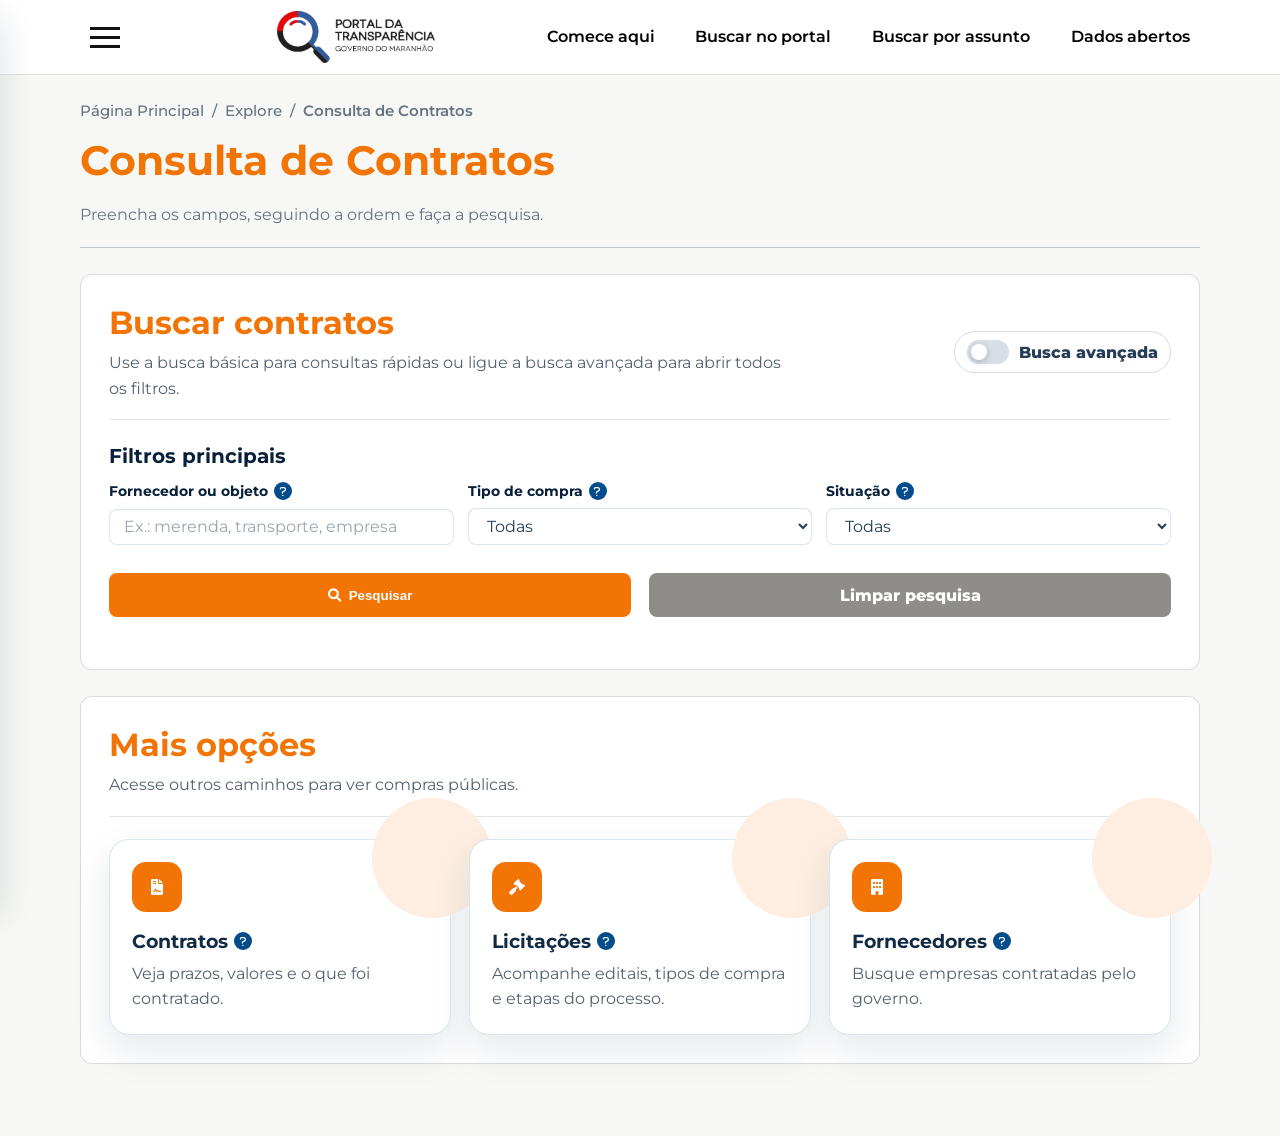
<file: contratos-licitacoes.html>
<!DOCTYPE html>
<html lang="pt-BR">
<head>
    <meta charset="UTF-8">
    <meta name="viewport" content="width=device-width, initial-scale=1.0">
    <title>Contratos e licitações - Portal da Transparência</title>
    <link rel="shortcut icon" href="https://transparencia.ma.gov.br/theme-wp/assets/images/favicon.png">
    <link rel="stylesheet" href="https://cdnjs.cloudflare.com/ajax/libs/font-awesome/6.0.0/css/all.min.css">
    <link rel="stylesheet" href="paginas-consulta.css">
</head>
<body class="paginaConsultaCompacta paginaContratos" style="--pagina-cor: var(--ma-laranja);">
    <header class="cabecalhoPortalNovo">
        <div class="cabecalhoPortalNovoConteudo">
            <button class="cabecalhoMenuBotao" type="button" id="menuLateralBotao" aria-expanded="false" aria-controls="menuLateralPainel" aria-label="Abrir menu">
                <span></span>
                <span></span>
                <span></span>
            </button>
            <a class="cabecalhoLogo" href="index.html">
                <img src="images/logoportal.png" alt="Portal da Transparência do Governo do Maranhão">
            </a>
            <nav class="cabecalhoNavegacao" aria-label="Navegação principal">
                <a href="index.html#jornadas">Comece aqui</a>
                <a href="index.html#pesquisar">Buscar no portal</a>
                <a href="index.html#consultas-tematicas">Buscar por assunto</a>
                <a href="404.html">Dados abertos</a>
            </nav>
        </div>
    </header>
    <div class="menuLateralOverlay" id="menuLateralOverlay"></div>
    <aside class="menuLateral" id="menuLateralPainel" aria-hidden="true">
        <button class="menuLateralFechar" type="button" id="menuLateralFechar" aria-label="Fechar menu">&times;</button>
        <ul class="menuLateralLista">
            <li class="menuLateralItem"><a href="index.html"><span class="iconeLocal" style="--icon:url('imagens/icones/building.svg');"></span>Início</a></li>
            <li class="menuLateralItem menuLateralAgrupador">
                <button class="menuLateralItem menuLateralToggle" type="button" data-menu-toggle aria-expanded="false">
                    <span class="iconeLocal" style="--icon:url('imagens/icones/search.svg');"></span>Explore
                    <span class="menuLateralSeta" aria-hidden="true"></span>
                </button>
                <ul class="menuLateralSublista">
                    <li class="menuLateralItem"><a href="despesas.html"><span class="iconeLocal" style="--icon:url('imagens/icones/money.svg');"></span>Despesas públicas</a></li>
                    <li class="menuLateralItem"><a href="receitas.html"><span class="iconeLocal" style="--icon:url('imagens/icones/chart-column.svg');"></span>Receitas públicas</a></li>
                    <li class="menuLateralItem"><a href="recursos-humanos.html"><span class="iconeLocal" style="--icon:url('imagens/icones/users.svg');"></span>Servidores públicos</a></li>
                    <li class="menuLateralItem"><a href="contratos-licitacoes.html"><span class="iconeLocal" style="--icon:url('imagens/icones/contract.svg');"></span>Contratos e licitações</a></li>
                    <li class="menuLateralItem"><a href="404.html"><span class="iconeLocal" style="--icon:url('imagens/icones/chart-line.svg');"></span>Fique por dentro</a></li>
                    <li class="menuLateralItem"><a href="404.html"><span class="iconeLocal" style="--icon:url('imagens/icones/signature.svg');"></span>Informações gerais</a></li>
                    <li class="menuLateralItem"><a href="404.html"><span class="iconeLocal" style="--icon:url('imagens/icones/chart-column.svg');"></span>Dados abertos</a></li>
                </ul>
            </li>
            <li class="menuLateralItem"><a href="404.html"><span class="iconeLocal" style="--icon:url('imagens/icones/handshake.svg');"></span>Feedbacks</a></li>
            <li class="menuLateralItem"><a href="404.html"><span class="iconeLocal" style="--icon:url('imagens/icones/id-card.svg');"></span>E-Sic</a></li>
            <li class="menuLateralItem"><a href="404.html"><span class="iconeLocal" style="--icon:url('imagens/icones/users.svg');"></span>E-Ouv</a></li>
        </ul>
    </aside>

    <main class="paginaConsulta">
        <section class="introConsulta">
            <nav class="breadcrumbConsulta" aria-label="Caminho da página">
                <a href="index.html">Página Principal</a>
                <span>/</span>
                <a href="index.html#consultas-tematicas">Explore</a>
                <span>/</span>
                <strong>Consulta de Contratos</strong>
            </nav>
            <h1>Consulta de Contratos</h1>
            <p>Preencha os campos, seguindo a ordem e faça a pesquisa.</p>
        </section>

        <section class="painelConsulta">
            <div class="secaoTitulo">
                <div><h2>Buscar contratos</h2><p>Use a busca básica para consultas rápidas ou ligue a busca avançada para abrir todos os filtros.</p></div>
                <label class="alternarAvancado">
                    <input type="checkbox" id="busca-avancada-contrato" data-toggle-avancado>
                    <span class="switchVisual" aria-hidden="true"></span>
                    <span>Busca avançada</span>
                </label>
            </div>
            <form class="filtrosConsulta formularioConsultaCompacta" data-filtros-avancados>
                <section class="grupoFiltros grupoBasico">
                    <h3>Filtros principais</h3>
                    <div class="camposLinha">
                        <div class="campoConsulta campoBusca"><label for="busca-contrato">Fornecedor ou objeto <span class="ajudaTopico" tabindex="0" aria-label="Ajuda sobre fornecedor ou objeto" data-ajuda="Busque pelo nome da empresa ou pelo que foi comprado ou contratado."><i class="fa-solid fa-question"></i></span></label><input id="busca-contrato" type="search" placeholder="Ex.: merenda, transporte, empresa"></div>
                        <div class="campoConsulta"><label for="modalidade-contrato">Tipo de compra <span class="ajudaTopico" tabindex="0" aria-label="Ajuda sobre tipo de compra" data-ajuda="Mostra como o governo fez a compra ou contratação."><i class="fa-solid fa-question"></i></span></label><select id="modalidade-contrato"><option>Todas</option><option>Pregão</option><option>Concorrência</option><option>Dispensa</option></select></div>
                        <div class="campoConsulta"><label for="situacao-contrato">Situação <span class="ajudaTopico" tabindex="0" aria-label="Ajuda sobre situação" data-ajuda="Mostra se o contrato ou processo está ativo, encerrado ou em andamento."><i class="fa-solid fa-question"></i></span></label><select id="situacao-contrato"><option>Todas</option><option>Ativo</option><option>Encerrado</option><option>Em andamento</option></select></div>
                    </div>
                </section>
                <div class="conteudoAvancado" data-conteudo-avancado hidden>
                    <section class="grupoFiltros">
                        <h3>1. Período</h3>
                        <div class="camposLinha">
                            <div class="campoConsulta"><label for="ano-contrato-avancado">Ano do Contrato</label><select id="ano-contrato-avancado"><option>2025</option><option>2026</option><option>2024</option></select></div>
                            <div class="campoConsulta"><label for="ano-processo-contrato">Ano do Processo</label><select id="ano-processo-contrato"><option>Selecione um ano</option><option>2026</option><option>2025</option><option>2024</option></select></div>
                            <div class="campoConsulta"><label for="assinatura-inicio">Data de assinatura inicial</label><input id="assinatura-inicio" type="date"></div>
                            <div class="campoConsulta"><label for="assinatura-fim">Data de assinatura final</label><input id="assinatura-fim" type="date"></div>
                            <div class="campoConsulta"><label for="vigencia-inicio">Início da vigência</label><input id="vigencia-inicio" type="date"></div>
                            <div class="campoConsulta"><label for="vigencia-fim">Fim da vigência</label><input id="vigencia-fim" type="date"></div>
                        </div>
                    </section>
                    <section class="grupoFiltros grupoDadosGerais">
                        <h3>2. Dados gerais</h3>
                        <div class="camposLinha">
                            <div class="campoConsulta"><label for="orgao-contrato">Órgão/UG</label><select id="orgao-contrato"><option>Selecione um órgão</option><option>Secretaria de Administração</option><option>Secretaria de Saúde</option><option>Secretaria de Educação</option></select></div>
                            <div class="campoConsulta"><label for="tipo-contratacao">Tipo de Contratação</label><select id="tipo-contratacao"><option>Selecione um tipo de contratação</option><option>Pregão</option><option>Concorrência</option><option>Dispensa</option></select></div>
                            <div class="campoConsulta"><label for="valor-maior-contrato">Valor Global / Maior que</label><input id="valor-maior-contrato" type="text" placeholder="Valor Global"></div>
                            <div class="campoConsulta"><label for="valor-menor-contrato">Valor Global / Menor que</label><input id="valor-menor-contrato" type="text" placeholder="Valor Global"></div>
                            <div class="campoConsulta"><label for="contratada-contrato">Contratada</label><input id="contratada-contrato" type="text" placeholder="Digite o nome da contratada"></div>
                            <div class="campoConsulta"><label for="objeto-contrato">Objeto do Contrato</label><input id="objeto-contrato" type="text" placeholder="Objeto do Contrato"></div>
                        </div>
                    </section>
                    <section class="grupoFiltros grupoInfoAcoes">
                        <h3>3. Outras informações</h3>
                        <div class="botoesInfo">
                            <button class="botaoSecundario botaoLargo" type="button">Portal Nacional de Contratações Públicas - PNCP</button>
                            <button class="botaoSecundario" type="button">Contratações - PNCP</button>
                            <button class="botaoSecundario" type="button">Relação de Fiscais de Contratos</button>
                        </div>
                    </section>
                </div>
                <div class="acoesPesquisa">
                    <button class="botaoConsulta" type="submit"><i class="fa-solid fa-magnifying-glass"></i> Pesquisar</button>
                    <button class="botaoLimpar" type="reset">Limpar pesquisa</button>
                </div>
            </form>
            <div class="dadosGrid resultadoPesquisa resultadoContratos" hidden>
                <div class="barraTabelaResultado barraContratos">
                    <div></div>
                    <div class="acoesTabela">
                        <label>Buscar: <input type="search"></label>
                        <button type="button">Dicionário de dados</button>
                        <button type="button">XLS</button>
                        <button type="button">CSV</button>
                        <button type="button">PDF</button>
                    </div>
                </div>
                <div class="tabelaResultadoWrap">
                    <table class="tabelaResultado tabelaContratos">
                        <thead>
                            <tr><th>Contrato</th><th>Sigla</th><th>Dados da contratação</th><th>Vl Global</th><th>Inicio Vigência</th><th>Fim Vigência</th><th>Download</th></tr>
                        </thead>
                        <tbody>
                            <tr>
                                <td><strong>Contrato/Ano:</strong><br>9912397464/2025</td>
                                <td><strong>DETRAN</strong></td>
                                <td><p><strong>Contratada:</strong> EMPRESA BRASILEIRA DE CORREIOS E TELEGRAFOS</p><p><strong>Tipo de Contratação:</strong> INEXIBILIDADE</p><p><strong>Objeto:</strong> A contratação de produtos e serviços por meio de Pacote de Serviços dos CORREIOS mediante adesão ao Termo de Condições Comerciais.</p><p><strong>Processo/Ano:</strong> 2025.110214.14292 /2025</p><p><strong>Contrato/Ano:</strong> 9912397464/2025</p><p><strong>Dt. Assinatura:</strong> 10/09/2025</p></td>
                                <td><strong>3.500.000,00</strong></td><td><strong>10/09/2025</strong></td><td><strong>10/09/2026</strong></td><td><button type="button">Detalhar</button><button type="button">PDF</button></td>
                            </tr>
                            <tr>
                                <td><strong>Contrato/Ano:</strong><br>9912730098/2025<br>/2025</td>
                                <td><strong>SECID</strong></td>
                                <td><p><strong>Contratada:</strong> EMPRESA BRASILEIRA DE CORREIOS E TELEGRAFOS</p><p><strong>Tipo de Contratação:</strong> INEXIBILIDADE</p><p><strong>Objeto:</strong> Contratação de produtos e serviços por meio de Pacote de Serviços dos CORREIOS mediante adesão ao Termo de Condições Comerciais.</p><p><strong>Processo/Ano:</strong> 2025.12000.01353/2025</p><p><strong>Contrato/Ano:</strong> 9912730098/2025 /2025</p><p><strong>Dt. Assinatura:</strong> 05/12/2025</p></td>
                                <td><strong>111.075,50</strong></td><td><strong>05/12/2025</strong></td><td><strong>05/12/2026</strong></td><td><button type="button">Detalhar</button><button type="button">PDF</button></td>
                            </tr>
                            <tr>
                                <td><strong>Contrato/Ano:</strong> 0 3<br>/2025-PGE/<br>MA/2025</td>
                                <td><strong>PGE</strong></td>
                                <td><p><strong>Contratada:</strong> Ar Rp Certificação Digital Ltda</p><p><strong>Tipo de Contratação:</strong> DISPENSA</p><p><strong>Objeto:</strong> Contratação de empresa especializada em emissão de Certificados Digitais do Tipo A1 e A3.</p><p><strong>Processo/Ano:</strong> 2024.11103.08655/2024</p><p><strong>Contrato/Ano:</strong> 0 3 /2025-PGE/MA/2025</p><p><strong>Dt. Assinatura:</strong> 21/05/2025</p></td>
                                <td><strong>14.500,00</strong></td><td><strong>21/05/2025</strong></td><td><strong>21/05/2026</strong></td><td><button type="button">Detalhar</button><button type="button">PDF</button></td>
                            </tr>
                            <tr>
                                <td><strong>Contrato/Ano:</strong> 0 4<br>/2025-PGE/<br>MA/2025</td>
                                <td><strong>PGE</strong></td>
                                <td><p><strong>Contratada:</strong> WIKI TELECOMUNICACOES EIRELI</p><p><strong>Tipo de Contratação:</strong> DISPENSA</p><p><strong>Objeto:</strong> Contratação de empresa especializada na prestação de serviços de Telefonia Fixa Comutada.</p><p><strong>Processo/Ano:</strong> 20241110310179/2024</p><p><strong>Contrato/Ano:</strong> 0 4 /2025-PGE/MA/2025</p><p><strong>Dt. Assinatura:</strong> 16/05/2025</p></td>
                                <td><strong>52.890,00</strong></td><td><strong>16/05/2025</strong></td><td><strong>16/05/2027</strong></td><td><button type="button">Detalhar</button><button type="button">PDF</button></td>
                            </tr>
                        </tbody>
                    </table>
                </div>
            </div>
        </section>

        <section class="painelConsulta">
            <div class="secaoTitulo"><div><h2>Mais opções</h2><p>Acesse outros caminhos para ver compras públicas.</p></div></div>
            <div class="atalhosGrid">
                <a class="atalhoConsulta" href="#busca-contrato"><span class="atalhoIcone"><i class="fa-solid fa-file-contract"></i></span><h3>Contratos <span class="ajudaTopico" tabindex="0" aria-label="Ajuda sobre contratos" data-ajuda="Acordos assinados entre o governo e fornecedores."><i class="fa-solid fa-question"></i></span></h3><p>Veja prazos, valores e o que foi contratado.</p></a>
                <a class="atalhoConsulta" href="#busca-contrato"><span class="atalhoIcone"><i class="fa-solid fa-gavel"></i></span><h3>Licitações <span class="ajudaTopico" tabindex="0" aria-label="Ajuda sobre licitações" data-ajuda="Disputas públicas para escolher a melhor proposta de compra ou serviço."><i class="fa-solid fa-question"></i></span></h3><p>Acompanhe editais, tipos de compra e etapas do processo.</p></a>
                <a class="atalhoConsulta" href="#busca-contrato"><span class="atalhoIcone"><i class="fa-solid fa-building"></i></span><h3>Fornecedores <span class="ajudaTopico" tabindex="0" aria-label="Ajuda sobre fornecedores" data-ajuda="Quem vende produtos, obras ou serviços ao governo."><i class="fa-solid fa-question"></i></span></h3><p>Busque empresas contratadas pelo governo.</p></a>
            </div>
        </section>
    </main>
    <script src="paginas-consulta.js"></script>
</body>
</html>
</file>
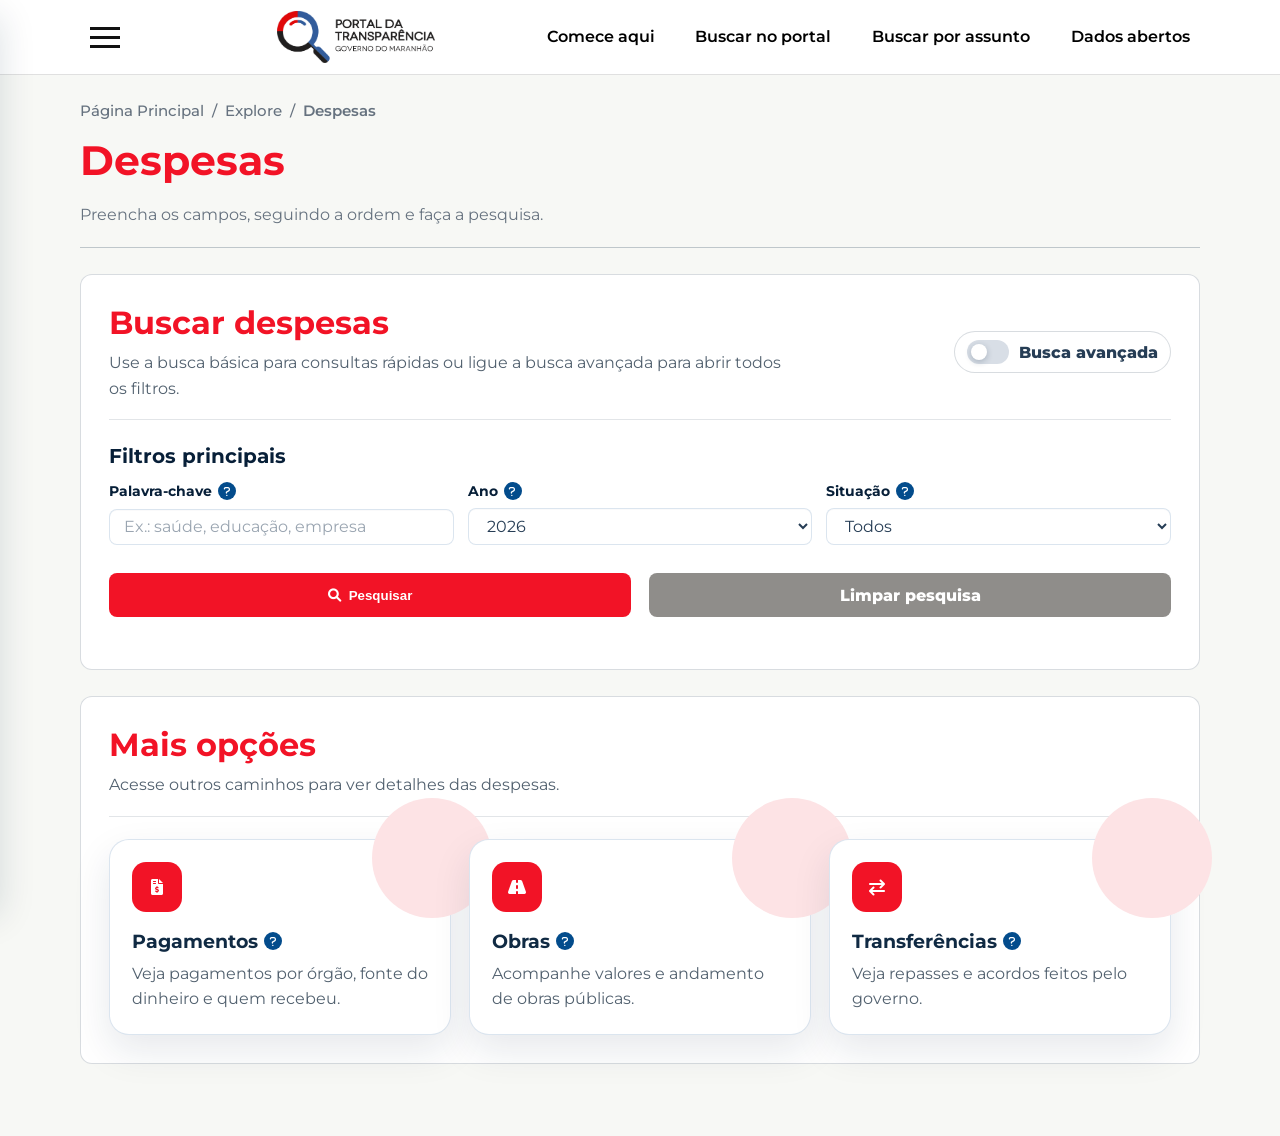
<file: despesas.html>
<!DOCTYPE html>
<html lang="pt-BR">
<head>
    <meta charset="UTF-8">
    <meta name="viewport" content="width=device-width, initial-scale=1.0">
    <title>Despesas públicas - Portal da Transparência</title>
    <link rel="shortcut icon" href="https://transparencia.ma.gov.br/theme-wp/assets/images/favicon.png">
    <link rel="stylesheet" href="https://cdnjs.cloudflare.com/ajax/libs/font-awesome/6.0.0/css/all.min.css">
    <link rel="stylesheet" href="paginas-consulta.css">
</head>
<body class="paginaConsultaCompacta paginaDespesas" style="--pagina-cor: var(--ma-vermelho);">
    <header class="cabecalhoPortalNovo">
        <div class="cabecalhoPortalNovoConteudo">
            <button class="cabecalhoMenuBotao" type="button" id="menuLateralBotao" aria-expanded="false" aria-controls="menuLateralPainel" aria-label="Abrir menu">
                <span></span>
                <span></span>
                <span></span>
            </button>
            <a class="cabecalhoLogo" href="index.html">
                <img src="images/logoportal.png" alt="Portal da Transparência do Governo do Maranhão">
            </a>
            <nav class="cabecalhoNavegacao" aria-label="Navegação principal">
                <a href="index.html#jornadas">Comece aqui</a>
                <a href="index.html#pesquisar">Buscar no portal</a>
                <a href="index.html#consultas-tematicas">Buscar por assunto</a>
                <a href="404.html">Dados abertos</a>
            </nav>
        </div>
    </header>
    <div class="menuLateralOverlay" id="menuLateralOverlay"></div>
    <aside class="menuLateral" id="menuLateralPainel" aria-hidden="true">
        <button class="menuLateralFechar" type="button" id="menuLateralFechar" aria-label="Fechar menu">&times;</button>
        <ul class="menuLateralLista">
            <li class="menuLateralItem"><a href="index.html"><span class="iconeLocal" style="--icon:url('imagens/icones/building.svg');"></span>Início</a></li>
            <li class="menuLateralItem menuLateralAgrupador">
                <button class="menuLateralItem menuLateralToggle" type="button" data-menu-toggle aria-expanded="false">
                    <span class="iconeLocal" style="--icon:url('imagens/icones/search.svg');"></span>Explore
                    <span class="menuLateralSeta" aria-hidden="true"></span>
                </button>
                <ul class="menuLateralSublista">
                    <li class="menuLateralItem"><a href="despesas.html"><span class="iconeLocal" style="--icon:url('imagens/icones/money.svg');"></span>Despesas públicas</a></li>
                    <li class="menuLateralItem"><a href="receitas.html"><span class="iconeLocal" style="--icon:url('imagens/icones/chart-column.svg');"></span>Receitas públicas</a></li>
                    <li class="menuLateralItem"><a href="recursos-humanos.html"><span class="iconeLocal" style="--icon:url('imagens/icones/users.svg');"></span>Servidores públicos</a></li>
                    <li class="menuLateralItem"><a href="contratos-licitacoes.html"><span class="iconeLocal" style="--icon:url('imagens/icones/contract.svg');"></span>Contratos e licitações</a></li>
                    <li class="menuLateralItem"><a href="404.html"><span class="iconeLocal" style="--icon:url('imagens/icones/chart-line.svg');"></span>Fique por dentro</a></li>
                    <li class="menuLateralItem"><a href="404.html"><span class="iconeLocal" style="--icon:url('imagens/icones/signature.svg');"></span>Informações gerais</a></li>
                    <li class="menuLateralItem"><a href="404.html"><span class="iconeLocal" style="--icon:url('imagens/icones/chart-column.svg');"></span>Dados abertos</a></li>
                </ul>
            </li>
            <li class="menuLateralItem"><a href="404.html"><span class="iconeLocal" style="--icon:url('imagens/icones/handshake.svg');"></span>Feedbacks</a></li>
            <li class="menuLateralItem"><a href="404.html"><span class="iconeLocal" style="--icon:url('imagens/icones/id-card.svg');"></span>E-Sic</a></li>
            <li class="menuLateralItem"><a href="404.html"><span class="iconeLocal" style="--icon:url('imagens/icones/users.svg');"></span>E-Ouv</a></li>
        </ul>
    </aside>

    <main class="paginaConsulta">
        <section class="introConsulta">
            <nav class="breadcrumbConsulta" aria-label="Caminho da página">
                <a href="index.html">Página Principal</a>
                <span>/</span>
                <a href="index.html#consultas-tematicas">Explore</a>
                <span>/</span>
                <strong>Despesas</strong>
            </nav>
            <h1>Despesas</h1>
            <p>Preencha os campos, seguindo a ordem e faça a pesquisa.</p>
        </section>

        <section class="painelConsulta">
            <div class="secaoTitulo">
                <div>
                    <h2>Buscar despesas</h2>
                    <p>Use a busca básica para consultas rápidas ou ligue a busca avançada para abrir todos os filtros.</p>
                </div>
                <label class="alternarAvancado">
                    <input type="checkbox" id="busca-avancada" data-toggle-avancado>
                    <span class="switchVisual" aria-hidden="true"></span>
                    <span>Busca avançada</span>
                </label>
            </div>
            <form class="filtrosConsulta formularioConsultaCompacta" data-filtros-avancados>
                <section class="grupoFiltros grupoBasico">
                    <h3>Filtros principais</h3>
                    <div class="camposLinha">
                        <div class="campoConsulta campoBusca">
                            <label for="busca-despesa">Palavra-chave <span class="ajudaTopico" tabindex="0" aria-label="Ajuda sobre palavra-chave" data-ajuda="Digite um assunto, órgão, empresa ou serviço."><i class="fa-solid fa-question"></i></span></label>
                            <input id="busca-despesa" type="search" placeholder="Ex.: saúde, educação, empresa">
                        </div>
                        <div class="campoConsulta">
                            <label for="ano-despesa">Ano <span class="ajudaTopico" tabindex="0" aria-label="Ajuda sobre ano" data-ajuda="Escolha o ano da despesa."><i class="fa-solid fa-question"></i></span></label>
                            <select id="ano-despesa"><option>2026</option><option>2025</option><option>2024</option></select>
                        </div>
                        <div class="campoConsulta">
                            <label for="situacao-despesa">Situação <span class="ajudaTopico" tabindex="0" aria-label="Ajuda sobre situação" data-ajuda="Mostra se a despesa foi paga, não paga ou se todas devem aparecer."><i class="fa-solid fa-question"></i></span></label>
                            <select id="situacao-despesa"><option>Todos</option><option>Pagos</option><option>Não pagos</option></select>
                        </div>
                    </div>
                </section>

                <div class="conteudoAvancado" data-conteudo-avancado hidden>
                    <section class="grupoFiltros">
                        <h3>1. Período</h3>
                        <p>Ver busca por:</p>
                        <div class="opcoesSegmentadas" role="radiogroup" aria-label="Tipo de período">
                            <label><input type="radio" name="tipo-periodo" checked><span>Ano</span></label>
                            <label><input type="radio" name="tipo-periodo"><span>Período</span></label>
                            <label><input type="radio" name="tipo-periodo"><span>Últimos dias</span></label>
                        </div>
                        <div class="camposLinha">
                            <div class="campoConsulta">
                                <label for="dias-despesa">Últimos dias</label>
                                <select id="dias-despesa"><option>30 dias</option><option>60 dias</option><option>90 dias</option></select>
                            </div>
                            <div class="campoConsulta">
                                <label for="data-inicio">Data inicial</label>
                                <input id="data-inicio" type="date">
                            </div>
                            <div class="campoConsulta">
                                <label for="data-fim">Data final</label>
                                <input id="data-fim" type="date">
                            </div>
                        </div>
                    </section>

                    <section class="grupoFiltros">
                        <h3>2. Visualização</h3>
                        <div class="campoConsulta">
                            <label for="visualizar-por">Visualizar por</label>
                            <select id="visualizar-por"><option>Unidade Gestora - UG</option><option>Função</option><option>Programa</option><option>Fornecedor / Credor</option></select>
                        </div>
                    </section>

                    <section class="grupoFiltros">
                        <h3>3. Outros filtros</h3>
                        <div class="opcoesSegmentadas" role="radiogroup" aria-label="Pagamento">
                            <label><input type="radio" name="pagamento"><span>Pagos</span></label>
                            <label><input type="radio" name="pagamento"><span>Não Pagos</span></label>
                            <label><input type="radio" name="pagamento" checked><span>Todos</span></label>
                        </div>
                    </section>

                    <section class="grupoFiltros">
                        <h3>4. Outras Informações</h3>
                        <button class="botaoSecundario" type="button">Ordens Bancárias por Lote: Lista de Beneficiários</button>
                    </section>

                    <section class="grupoFiltros grupoDadosGerais">
                        <h3>5. Dados gerais</h3>
                        <div class="camposLinha">
                            <div class="campoConsulta">
                                <label for="unidade-despesa">Unidade</label>
                                <select id="unidade-despesa"><option>Todos</option><option>Secretaria de Estado da Saúde</option><option>Secretaria de Educação</option><option>Infraestrutura</option></select>
                            </div>
                            <div class="campoConsulta">
                                <label for="categoria-despesa">Categoria das despesas</label>
                                <select id="categoria-despesa"><option>Todas</option><option>Despesas correntes</option><option>Despesas de capital</option></select>
                            </div>
                            <div class="campoConsulta">
                                <label for="natureza-despesa">Natureza das despesas</label>
                                <select id="natureza-despesa"><option>Todos</option><option>Pessoal e encargos sociais</option><option>Outras despesas correntes</option><option>Investimentos</option></select>
                            </div>
                            <div class="campoConsulta">
                                <label for="funcao-despesa">Função</label>
                                <select id="funcao-despesa"><option>Todos</option><option>Saúde</option><option>Educação</option><option>Transporte</option></select>
                            </div>
                            <div class="campoConsulta">
                                <label for="programa-despesa">Programa</label>
                                <select id="programa-despesa"><option>Todos</option><option>Atendimento básico</option><option>Manutenção escolar</option><option>Infraestrutura urbana</option></select>
                            </div>
                            <div class="campoConsulta">
                                <label for="fornecedor-despesa">Fornecedor / Credor</label>
                                <input id="fornecedor-despesa" type="text">
                            </div>
                            <div class="campoConsulta">
                                <label for="subfuncao-despesa">Subfunção</label>
                                <select id="subfuncao-despesa"><option>Todos</option><option>Atenção básica</option><option>Ensino fundamental</option><option>Transporte rodoviário</option></select>
                            </div>
                            <div class="campoConsulta">
                                <label for="acao-despesa">Ação</label>
                                <select id="acao-despesa"><option>Todos</option><option>Conservação</option><option>Compra de insumos</option><option>Pagamento de serviços</option></select>
                            </div>
                            <div class="campoConsulta">
                                <label for="fonte-despesa">Fonte</label>
                                <select id="fonte-despesa"><option>Todas</option><option>Tesouro estadual</option><option>Convênios</option><option>Operações de crédito</option></select>
                            </div>
                        </div>
                    </section>
                </div>

                <div class="acoesPesquisa">
                    <button class="botaoConsulta" type="submit"><i class="fa-solid fa-magnifying-glass"></i> Pesquisar</button>
                    <button class="botaoLimpar" type="reset">Limpar pesquisa</button>
                </div>
            </form>
            <div class="dadosGrid resultadoPesquisa resultadoDespesas" hidden>
                <div class="resultadoCabecalho">
                    <h3>Resultado da pesquisa</h3>
                    <strong>Filtros utilizados</strong>
                </div>

                <dl class="filtrosUsados">
                    <div><dt>Visualização:</dt><dd>Unidade Gestora - UG</dd></div>
                    <div><dt>Ação:</dt><dd>todos</dd></div>
                    <div><dt>SubFunção:</dt><dd>todos</dd></div>
                    <div><dt>Fornecedor:</dt><dd>Não cadastrado</dd></div>
                    <div><dt>Unidade:</dt><dd>todos</dd></div>
                    <div><dt>Natureza:</dt><dd>todos</dd></div>
                    <div><dt>Função:</dt><dd>todos</dd></div>
                    <div><dt>Programa:</dt><dd>todos</dd></div>
                    <div><dt>Fonte:</dt><dd>todas</dd></div>
                </dl>

                <div class="totaisResultado">
                    <article>
                        <h4>Empenhado <span class="ajudaTopico" tabindex="0" aria-label="O que é empenhado?" data-ajuda="Valor reservado no orçamento para cumprir uma despesa."><i class="fa-solid fa-question"></i></span></h4>
                        <strong>R$ 10.612.923.406,51</strong>
                    </article>
                    <article>
                        <h4>Liquidado <span class="ajudaTopico" tabindex="0" aria-label="O que é liquidado?" data-ajuda="Valor conferido após a entrega do produto ou serviço."><i class="fa-solid fa-question"></i></span></h4>
                        <strong>R$ 8.911.939.156,16</strong>
                    </article>
                    <article>
                        <h4>Pago <span class="ajudaTopico" tabindex="0" aria-label="O que é pago?" data-ajuda="Valor que já saiu do caixa público para quitar a despesa."><i class="fa-solid fa-question"></i></span></h4>
                        <strong>R$ 8.568.453.794,83</strong>
                    </article>
                </div>

                <div class="barraTabelaResultado">
                    <div class="controlesTabela">
                        <label>Exibir <select><option>10</option><option>25</option><option>50</option></select></label>
                        <label>Ordenar <select><option>Cód</option><option>Descrição</option><option>Pago</option></select></label>
                        <label>Ordem <select><option>Crescente</option><option>Decrescente</option></select></label>
                    </div>
                    <div class="acoesTabela">
                        <input type="search" placeholder="Busca resultados">
                        <button type="button">Pesquisar</button>
                        <button type="button">Dicionário de dados</button>
                        <button type="button">XLS</button>
                        <button type="button">CSV</button>
                        <button type="button">PDF</button>
                    </div>
                </div>

                <div class="tabelaResultadoWrap">
                    <table class="tabelaResultado">
                        <thead>
                            <tr>
                                <th>Cód</th>
                                <th>Descrição</th>
                                <th>Empenhado</th>
                                <th>Liquidado</th>
                                <th>Pago</th>
                            </tr>
                        </thead>
                        <tbody>
                            <tr><td>0</td><td>OUTROS PODERES</td><td>R$ 1.425.255.562,75</td><td>R$ 1.011.095.557,15</td><td>R$ 927.309.509,01</td></tr>
                            <tr><td><a href="#">10101</a></td><td>Assembleia Legislativa do Maranhão</td><td>R$ 184.299.327,56</td><td>R$ 174.771.772,64</td><td>R$ 169.185.247,92</td></tr>
                            <tr><td><a href="#">40905</a></td><td>Fundo Especial Registral de Regularização Fun</td><td>R$ 403.690,27</td><td>R$ 40.838,64</td><td>R$ 40.838,64</td></tr>
                            <tr><td><a href="#">110103</a></td><td>Procuradoria Geral do Estado</td><td>R$ 39.416.517,85</td><td>R$ 38.853.331,56</td><td>R$ 38.836.705,26</td></tr>
                            <tr><td><a href="#">110105</a></td><td>Secretaria de Estado de Representação Institucional no Distrito Federal</td><td>R$ 1.274.575,66</td><td>R$ 1.202.097,77</td><td>R$ 1.202.097,76</td></tr>
                            <tr><td><a href="#">110109</a></td><td>Casa Civil</td><td>R$ 25.137.406,68</td><td>R$ 15.314.498,29</td><td>R$ 15.314.498,29</td></tr>
                            <tr><td><a href="#">110111</a></td><td>Fundação Escola de Governo do Maranhão (a partir de 2025)</td><td>R$ 923.550,31</td><td>R$ 786.820,31</td><td>R$ 786.820,31</td></tr>
                            <tr><td><a href="#">110121</a></td><td>Secretaria de Comunicação Social</td><td>R$ 44.754.397,12</td><td>R$ 44.433.670,65</td><td>R$ 44.433.670,65</td></tr>
                            <tr><td><a href="#">110122</a></td><td>Secretaria de Transparência e Controle</td><td>R$ 7.925.966,41</td><td>R$ 7.894.953,83</td><td>R$ 7.864.953,83</td></tr>
                            <tr><td><a href="#">110124</a></td><td>Secretaria de Governo</td><td>R$ 458.689.008,32</td><td>R$ 368.757.972,90</td><td>R$ 346.109.917,94</td></tr>
                        </tbody>
                    </table>
                </div>
            </div>
        </section>

        <section class="painelConsulta">
            <div class="secaoTitulo">
                <div>
                    <h2>Mais opções</h2>
                    <p>Acesse outros caminhos para ver detalhes das despesas.</p>
                </div>
            </div>
            <div class="atalhosGrid">
                <a class="atalhoConsulta" href="#busca-despesa"><span class="atalhoIcone"><i class="fa-solid fa-file-invoice-dollar"></i></span><h3>Pagamentos <span class="ajudaTopico" tabindex="0" aria-label="Ajuda sobre pagamentos" data-ajuda="Valores que o governo já pagou."><i class="fa-solid fa-question"></i></span></h3><p>Veja pagamentos por órgão, fonte do dinheiro e quem recebeu.</p></a>
                <a class="atalhoConsulta" href="#busca-despesa"><span class="atalhoIcone"><i class="fa-solid fa-road"></i></span><h3>Obras <span class="ajudaTopico" tabindex="0" aria-label="Ajuda sobre obras" data-ajuda="Gastos com construções, reformas e manutenção de espaços públicos."><i class="fa-solid fa-question"></i></span></h3><p>Acompanhe valores e andamento de obras públicas.</p></a>
                <a class="atalhoConsulta" href="#busca-despesa"><span class="atalhoIcone"><i class="fa-solid fa-arrow-right-arrow-left"></i></span><h3>Transferências <span class="ajudaTopico" tabindex="0" aria-label="Ajuda sobre transferências" data-ajuda="Dinheiro enviado para municípios, entidades ou outros órgãos."><i class="fa-solid fa-question"></i></span></h3><p>Veja repasses e acordos feitos pelo governo.</p></a>
            </div>
        </section>
    </main>
    <script src="paginas-consulta.js"></script>
</body>
</html>
</file>
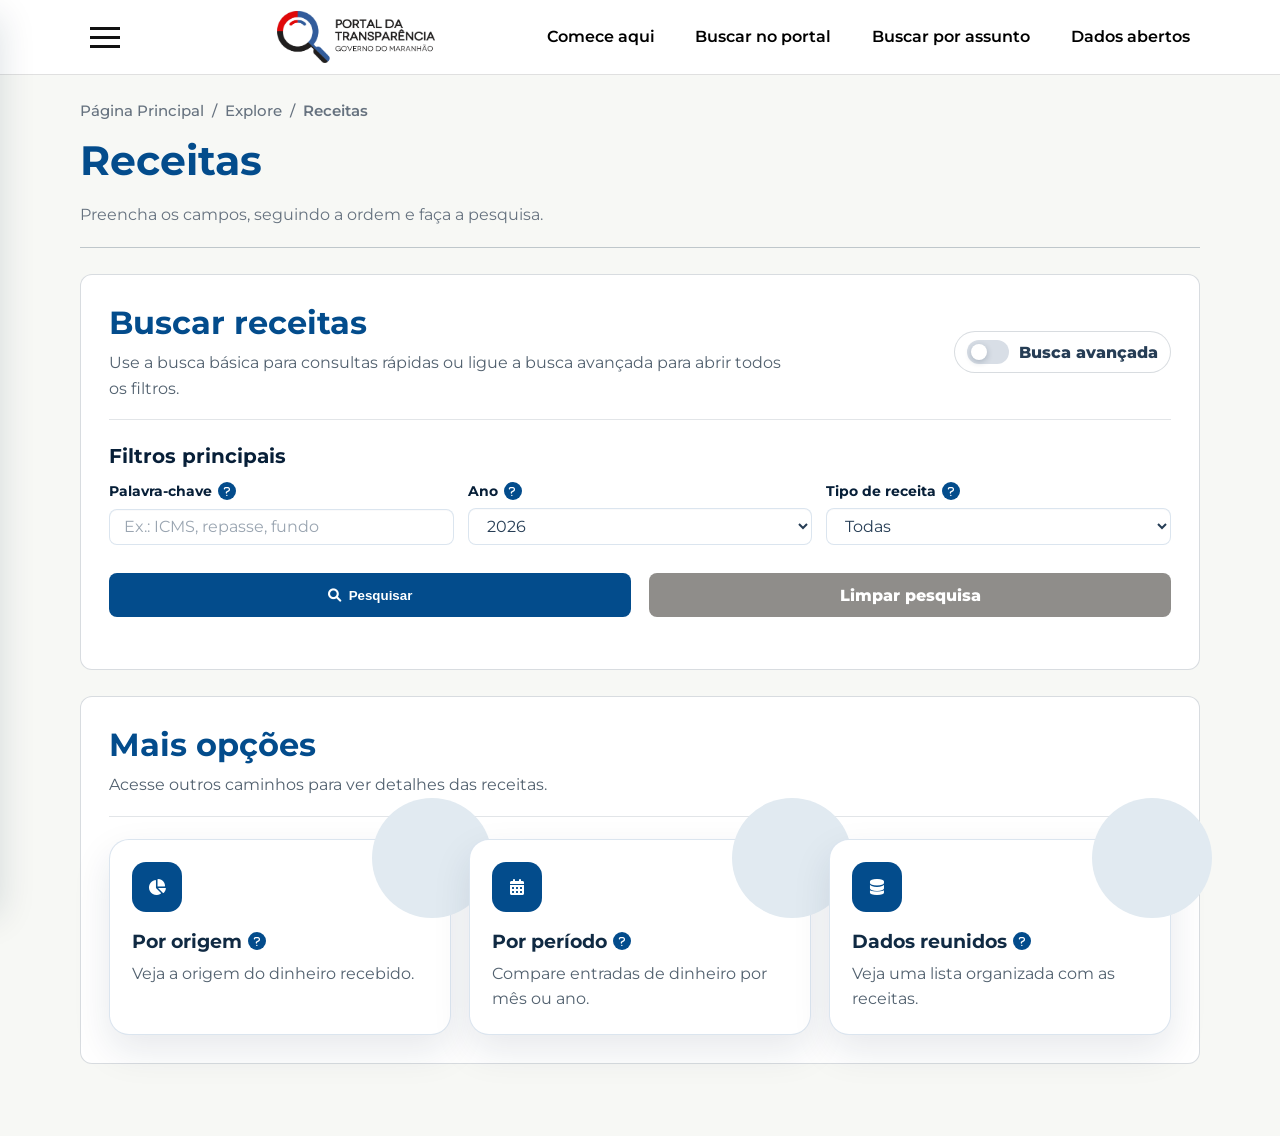
<file: receitas.html>
<!DOCTYPE html>
<html lang="pt-BR">
<head>
    <meta charset="UTF-8">
    <meta name="viewport" content="width=device-width, initial-scale=1.0">
    <title>Receitas públicas - Portal da Transparência</title>
    <link rel="shortcut icon" href="https://transparencia.ma.gov.br/theme-wp/assets/images/favicon.png">
    <link rel="stylesheet" href="https://cdnjs.cloudflare.com/ajax/libs/font-awesome/6.0.0/css/all.min.css">
    <link rel="stylesheet" href="paginas-consulta.css">
</head>
<body class="paginaConsultaCompacta paginaReceitas" style="--pagina-cor: var(--ma-azul);">
    <header class="cabecalhoPortalNovo">
        <div class="cabecalhoPortalNovoConteudo">
            <button class="cabecalhoMenuBotao" type="button" id="menuLateralBotao" aria-expanded="false" aria-controls="menuLateralPainel" aria-label="Abrir menu">
                <span></span>
                <span></span>
                <span></span>
            </button>
            <a class="cabecalhoLogo" href="index.html">
                <img src="images/logoportal.png" alt="Portal da Transparência do Governo do Maranhão">
            </a>
            <nav class="cabecalhoNavegacao" aria-label="Navegação principal">
                <a href="index.html#jornadas">Comece aqui</a>
                <a href="index.html#pesquisar">Buscar no portal</a>
                <a href="index.html#consultas-tematicas">Buscar por assunto</a>
                <a href="404.html">Dados abertos</a>
            </nav>
        </div>
    </header>
    <div class="menuLateralOverlay" id="menuLateralOverlay"></div>
    <aside class="menuLateral" id="menuLateralPainel" aria-hidden="true">
        <button class="menuLateralFechar" type="button" id="menuLateralFechar" aria-label="Fechar menu">&times;</button>
        <ul class="menuLateralLista">
            <li class="menuLateralItem"><a href="index.html"><span class="iconeLocal" style="--icon:url('imagens/icones/building.svg');"></span>Início</a></li>
            <li class="menuLateralItem menuLateralAgrupador">
                <button class="menuLateralItem menuLateralToggle" type="button" data-menu-toggle aria-expanded="false">
                    <span class="iconeLocal" style="--icon:url('imagens/icones/search.svg');"></span>Explore
                    <span class="menuLateralSeta" aria-hidden="true"></span>
                </button>
                <ul class="menuLateralSublista">
                    <li class="menuLateralItem"><a href="despesas.html"><span class="iconeLocal" style="--icon:url('imagens/icones/money.svg');"></span>Despesas públicas</a></li>
                    <li class="menuLateralItem"><a href="receitas.html"><span class="iconeLocal" style="--icon:url('imagens/icones/chart-column.svg');"></span>Receitas públicas</a></li>
                    <li class="menuLateralItem"><a href="recursos-humanos.html"><span class="iconeLocal" style="--icon:url('imagens/icones/users.svg');"></span>Servidores públicos</a></li>
                    <li class="menuLateralItem"><a href="contratos-licitacoes.html"><span class="iconeLocal" style="--icon:url('imagens/icones/contract.svg');"></span>Contratos e licitações</a></li>
                    <li class="menuLateralItem"><a href="404.html"><span class="iconeLocal" style="--icon:url('imagens/icones/chart-line.svg');"></span>Fique por dentro</a></li>
                    <li class="menuLateralItem"><a href="404.html"><span class="iconeLocal" style="--icon:url('imagens/icones/signature.svg');"></span>Informações gerais</a></li>
                    <li class="menuLateralItem"><a href="404.html"><span class="iconeLocal" style="--icon:url('imagens/icones/chart-column.svg');"></span>Dados abertos</a></li>
                </ul>
            </li>
            <li class="menuLateralItem"><a href="404.html"><span class="iconeLocal" style="--icon:url('imagens/icones/handshake.svg');"></span>Feedbacks</a></li>
            <li class="menuLateralItem"><a href="404.html"><span class="iconeLocal" style="--icon:url('imagens/icones/id-card.svg');"></span>E-Sic</a></li>
            <li class="menuLateralItem"><a href="404.html"><span class="iconeLocal" style="--icon:url('imagens/icones/users.svg');"></span>E-Ouv</a></li>
        </ul>
    </aside>

    <main class="paginaConsulta">
        <section class="introConsulta">
            <nav class="breadcrumbConsulta" aria-label="Caminho da página">
                <a href="index.html">Página Principal</a>
                <span>/</span>
                <a href="index.html#consultas-tematicas">Explore</a>
                <span>/</span>
                <strong>Receitas</strong>
            </nav>
            <h1>Receitas</h1>
            <p>Preencha os campos, seguindo a ordem e faça a pesquisa.</p>
        </section>

        <section class="painelConsulta">
            <div class="secaoTitulo">
                <div><h2>Buscar receitas</h2><p>Use a busca básica para consultas rápidas ou ligue a busca avançada para abrir todos os filtros.</p></div>
                <label class="alternarAvancado">
                    <input type="checkbox" id="busca-avancada-receita" data-toggle-avancado>
                    <span class="switchVisual" aria-hidden="true"></span>
                    <span>Busca avançada</span>
                </label>
            </div>
            <form class="filtrosConsulta formularioConsultaCompacta" data-filtros-avancados>
                <section class="grupoFiltros grupoBasico">
                    <h3>Filtros principais</h3>
                    <div class="camposLinha">
                        <div class="campoConsulta campoBusca"><label for="busca-receita">Palavra-chave <span class="ajudaTopico" tabindex="0" aria-label="Ajuda sobre palavra-chave" data-ajuda="Digite o nome de uma receita, imposto, fundo ou assunto."><i class="fa-solid fa-question"></i></span></label><input id="busca-receita" type="search" placeholder="Ex.: ICMS, repasse, fundo"></div>
                        <div class="campoConsulta"><label for="ano-receita">Ano <span class="ajudaTopico" tabindex="0" aria-label="Ajuda sobre ano" data-ajuda="Escolha o ano em que o dinheiro entrou."><i class="fa-solid fa-question"></i></span></label><select id="ano-receita"><option>2026</option><option>2025</option><option>2024</option></select></div>
                        <div class="campoConsulta"><label for="categoria-receita">Tipo de receita <span class="ajudaTopico" tabindex="0" aria-label="Ajuda sobre tipo de receita" data-ajuda="Agrupa receitas parecidas, como entradas para serviços ou investimentos."><i class="fa-solid fa-question"></i></span></label><select id="categoria-receita"><option>Todas</option><option>Do dia a dia</option><option>Investimentos</option><option>Entre órgãos</option></select></div>
                    </div>
                </section>
                <div class="conteudoAvancado" data-conteudo-avancado hidden>
                    <section class="grupoFiltros">
                        <h3>1. Período</h3>
                        <div class="camposLinha">
                            <div class="campoConsulta"><label for="ano-receita-avancado">Ano</label><select id="ano-receita-avancado"><option>2026</option><option>2025</option><option>2024</option></select></div>
                            <div class="campoConsulta"><label for="mes-inicio-receita">Mês inicial</label><select id="mes-inicio-receita"><option>1-JAN</option><option>2-FEV</option><option>3-MAR</option><option>4-ABR</option></select></div>
                            <div class="campoConsulta"><label for="mes-fim-receita">Mês final</label><select id="mes-fim-receita"><option>12-DEZ</option><option>11-NOV</option><option>10-OUT</option><option>9-SET</option></select></div>
                        </div>
                    </section>
                    <section class="grupoFiltros">
                        <h3>2. Visualização</h3>
                        <div class="campoConsulta"><label for="visualizar-receita">Visualizar por</label><select id="visualizar-receita"><option>Por UGs</option><option>Por natureza</option><option>Por origem</option><option>Por espécie</option></select></div>
                    </section>
                    <section class="grupoFiltros grupoDadosGerais">
                        <h3>3. Dados gerais</h3>
                        <div class="camposLinha">
                            <div class="campoConsulta"><label for="unidade-receita">Unidade</label><select id="unidade-receita"><option>Todos</option><option>Secretaria da Fazenda</option><option>Tesouro Estadual</option><option>Fundos estaduais</option></select></div>
                            <div class="campoConsulta"><label for="natureza-receita">Natureza da receita</label><select id="natureza-receita"><option>Todas</option><option>Receitas correntes</option><option>Receitas de capital</option></select></div>
                        </div>
                    </section>
                    <section class="grupoFiltros grupoInfoAcoes">
                        <h3>4. Outras Informações</h3>
                        <div class="botoesInfo">
                            <button class="botaoSecundario botaoLargo" type="button">Dívida Ativa - Consulta a Lista dos Inscritos</button>
                            <button class="botaoSecundario" type="button">Arrecadação do Estado</button>
                            <button class="botaoSecundario" type="button">Renúncia de Receitas</button>
                        </div>
                    </section>
                </div>
                <div class="acoesPesquisa">
                    <button class="botaoConsulta" type="submit"><i class="fa-solid fa-magnifying-glass"></i> Pesquisar</button>
                    <button class="botaoLimpar" type="reset">Limpar pesquisa</button>
                </div>
            </form>
            <div class="dadosGrid resultadoPesquisa resultadoReceitas" hidden>
                <div class="resultadoCabecalho">
                    <h3>Resultado da pesquisa</h3>
                    <strong>Filtros utilizados</strong>
                </div>
                <dl class="filtrosUsados filtrosUsadosReceita">
                    <div><dt>Visualização:</dt><dd>Por UGs</dd></div>
                    <div><dt>Unidade:</dt><dd>todos</dd></div>
                    <div><dt>Natureza:</dt><dd>todos</dd></div>
                    <div><dt>Origem:</dt><dd>Todos</dd></div>
                    <div><dt>Especie:</dt><dd>Todos</dd></div>
                </dl>
                <div class="totaisResultado totaisReceita">
                    <article>
                        <h4>Receitas Previstas <span class="ajudaTopico" tabindex="0" aria-label="O que são receitas previstas?" data-ajuda="Valores que o governo estimou arrecadar no período."><i class="fa-solid fa-question"></i></span></h4>
                        <strong>R$ 27.087.108.000,00</strong>
                    </article>
                    <article>
                        <h4>Receitas Realizadas <span class="ajudaTopico" tabindex="0" aria-label="O que são receitas realizadas?" data-ajuda="Valores que efetivamente entraram nos cofres públicos."><i class="fa-solid fa-question"></i></span></h4>
                        <strong>R$ 10.945.980.003,22</strong>
                    </article>
                </div>
                <div class="barraTabelaResultado">
                    <div class="controlesTabela">
                        <label>Exibir <select><option>10</option><option>25</option><option>50</option></select></label>
                        <label>Ordenar <select><option>Cód</option><option>Descrição</option></select></label>
                        <label>Ordem <select><option>Crescente</option><option>Decrescente</option></select></label>
                    </div>
                    <div class="acoesTabela">
                        <input type="search" placeholder="Busca resultados">
                        <button type="button">Pesquisar</button>
                        <button type="button">Dicionário de dados</button>
                        <button type="button">XLS</button>
                        <button type="button">CSV</button>
                        <button type="button">PDF</button>
                    </div>
                </div>
                <div class="tabelaResultadoWrap">
                    <table class="tabelaResultado tabelaReceitas">
                        <thead>
                            <tr><th></th><th>Cód</th><th>Descrição</th><th>Previsto</th><th>Realizado</th></tr>
                        </thead>
                        <tbody>
                            <tr><td></td><td>0</td><td>OUTROS PODERES</td><td>R$ 0,00</td><td>R$ 175.176.621,70</td></tr>
                            <tr><td><span class="expandirLinha">+</span></td><td><a href="#">40905</a></td><td>Fundo Especial Registral de Regularização Fun</td><td>R$ 0,00</td><td>R$ 838.648,91</td></tr>
                            <tr><td><span class="expandirLinha">+</span></td><td><a href="#">110103</a></td><td>Procuradoria Geral do Estado</td><td>R$ 0,00</td><td>R$ 16.262,45</td></tr>
                            <tr><td><span class="expandirLinha">+</span></td><td><a href="#">110105</a></td><td>Secretaria de Estado de Representação Institucional no Distrito Federal</td><td>R$ 0,00</td><td>R$ 40,19</td></tr>
                            <tr><td><span class="expandirLinha">+</span></td><td><a href="#">110109</a></td><td>Casa Civil</td><td>R$ 0,00</td><td>R$ 615,06</td></tr>
                            <tr><td><span class="expandirLinha">+</span></td><td><a href="#">110111</a></td><td>Fundação Escola de Governo do Maranhão (a partir de 2025)</td><td>R$ 0,00</td><td>R$ 23,53</td></tr>
                            <tr><td><span class="expandirLinha">+</span></td><td><a href="#">110121</a></td><td>Secretaria de Comunicação Social</td><td>R$ 0,00</td><td>R$ 580,61</td></tr>
                            <tr><td><span class="expandirLinha">+</span></td><td><a href="#">110122</a></td><td>Secretaria de Transparência e Controle</td><td>R$ 0,00</td><td>R$ 75,92</td></tr>
                            <tr><td><span class="expandirLinha">+</span></td><td><a href="#">110124</a></td><td>Secretaria de Governo</td><td>R$ 0,00</td><td>R$ 69.092,03</td></tr>
                            <tr><td><span class="expandirLinha">+</span></td><td><a href="#">110125</a></td><td>Secretaria de Articulação Política</td><td>R$ 0,00</td><td>R$ 135,71</td></tr>
                        </tbody>
                    </table>
                </div>
            </div>
        </section>

        <section class="painelConsulta">
            <div class="secaoTitulo"><div><h2>Mais opções</h2><p>Acesse outros caminhos para ver detalhes das receitas.</p></div></div>
            <div class="atalhosGrid">
                <a class="atalhoConsulta" href="#busca-receita"><span class="atalhoIcone"><i class="fa-solid fa-chart-pie"></i></span><h3>Por origem <span class="ajudaTopico" tabindex="0" aria-label="Ajuda sobre origem" data-ajuda="Mostra de onde veio o dinheiro, como impostos ou repasses."><i class="fa-solid fa-question"></i></span></h3><p>Veja a origem do dinheiro recebido.</p></a>
                <a class="atalhoConsulta" href="#busca-receita"><span class="atalhoIcone"><i class="fa-solid fa-calendar-days"></i></span><h3>Por período <span class="ajudaTopico" tabindex="0" aria-label="Ajuda sobre período" data-ajuda="Ajuda a comparar entradas de dinheiro por mês ou por ano."><i class="fa-solid fa-question"></i></span></h3><p>Compare entradas de dinheiro por mês ou ano.</p></a>
                <a class="atalhoConsulta" href="#busca-receita"><span class="atalhoIcone"><i class="fa-solid fa-database"></i></span><h3>Dados reunidos <span class="ajudaTopico" tabindex="0" aria-label="Ajuda sobre dados reunidos" data-ajuda="Lista organizada com os dados para consulta."><i class="fa-solid fa-question"></i></span></h3><p>Veja uma lista organizada com as receitas.</p></a>
            </div>
        </section>
    </main>
    <script src="paginas-consulta.js"></script>
</body>
</html>
</file>
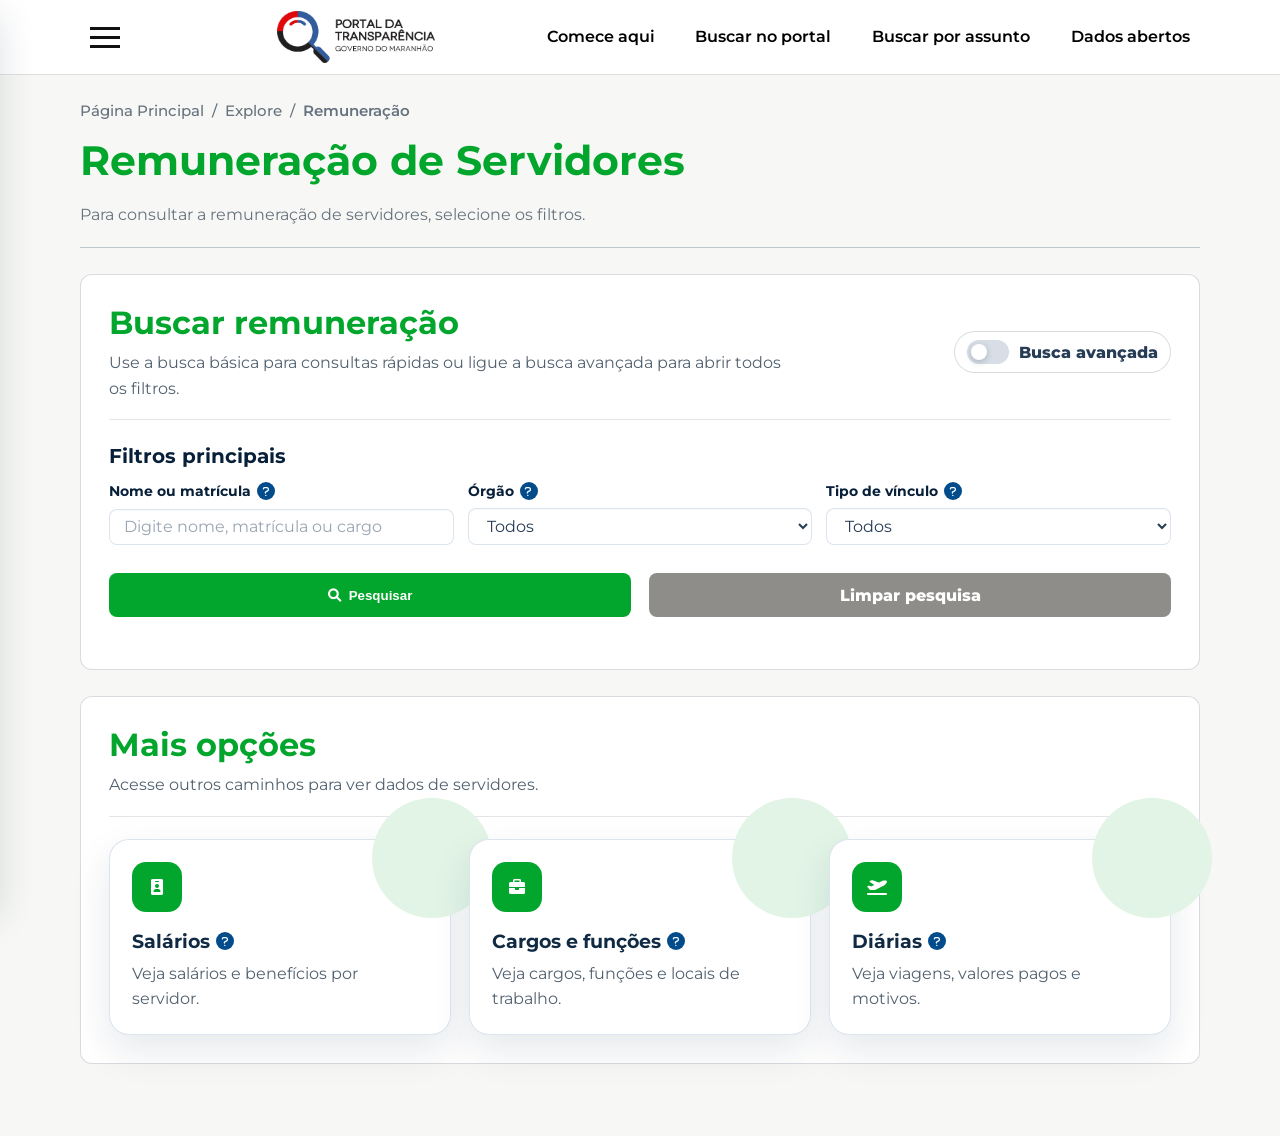
<file: recursos-humanos.html>
<!DOCTYPE html>
<html lang="pt-BR">
<head>
    <meta charset="UTF-8">
    <meta name="viewport" content="width=device-width, initial-scale=1.0">
    <title>Servidores públicos - Portal da Transparência</title>
    <link rel="shortcut icon" href="https://transparencia.ma.gov.br/theme-wp/assets/images/favicon.png">
    <link rel="stylesheet" href="https://cdnjs.cloudflare.com/ajax/libs/font-awesome/6.0.0/css/all.min.css">
    <link rel="stylesheet" href="paginas-consulta.css">
</head>
<body class="paginaConsultaCompacta paginaRecursosHumanos" style="--pagina-cor: var(--ma-verde);">
    <header class="cabecalhoPortalNovo">
        <div class="cabecalhoPortalNovoConteudo">
            <button class="cabecalhoMenuBotao" type="button" id="menuLateralBotao" aria-expanded="false" aria-controls="menuLateralPainel" aria-label="Abrir menu">
                <span></span>
                <span></span>
                <span></span>
            </button>
            <a class="cabecalhoLogo" href="index.html">
                <img src="images/logoportal.png" alt="Portal da Transparência do Governo do Maranhão">
            </a>
            <nav class="cabecalhoNavegacao" aria-label="Navegação principal">
                <a href="index.html#jornadas">Comece aqui</a>
                <a href="index.html#pesquisar">Buscar no portal</a>
                <a href="index.html#consultas-tematicas">Buscar por assunto</a>
                <a href="404.html">Dados abertos</a>
            </nav>
        </div>
    </header>
    <div class="menuLateralOverlay" id="menuLateralOverlay"></div>
    <aside class="menuLateral" id="menuLateralPainel" aria-hidden="true">
        <button class="menuLateralFechar" type="button" id="menuLateralFechar" aria-label="Fechar menu">&times;</button>
        <ul class="menuLateralLista">
            <li class="menuLateralItem"><a href="index.html"><span class="iconeLocal" style="--icon:url('imagens/icones/building.svg');"></span>Início</a></li>
            <li class="menuLateralItem menuLateralAgrupador">
                <button class="menuLateralItem menuLateralToggle" type="button" data-menu-toggle aria-expanded="false">
                    <span class="iconeLocal" style="--icon:url('imagens/icones/search.svg');"></span>Explore
                    <span class="menuLateralSeta" aria-hidden="true"></span>
                </button>
                <ul class="menuLateralSublista">
                    <li class="menuLateralItem"><a href="despesas.html"><span class="iconeLocal" style="--icon:url('imagens/icones/money.svg');"></span>Despesas públicas</a></li>
                    <li class="menuLateralItem"><a href="receitas.html"><span class="iconeLocal" style="--icon:url('imagens/icones/chart-column.svg');"></span>Receitas públicas</a></li>
                    <li class="menuLateralItem"><a href="recursos-humanos.html"><span class="iconeLocal" style="--icon:url('imagens/icones/users.svg');"></span>Servidores públicos</a></li>
                    <li class="menuLateralItem"><a href="contratos-licitacoes.html"><span class="iconeLocal" style="--icon:url('imagens/icones/contract.svg');"></span>Contratos e licitações</a></li>
                    <li class="menuLateralItem"><a href="404.html"><span class="iconeLocal" style="--icon:url('imagens/icones/chart-line.svg');"></span>Fique por dentro</a></li>
                    <li class="menuLateralItem"><a href="404.html"><span class="iconeLocal" style="--icon:url('imagens/icones/signature.svg');"></span>Informações gerais</a></li>
                    <li class="menuLateralItem"><a href="404.html"><span class="iconeLocal" style="--icon:url('imagens/icones/chart-column.svg');"></span>Dados abertos</a></li>
                </ul>
            </li>
            <li class="menuLateralItem"><a href="404.html"><span class="iconeLocal" style="--icon:url('imagens/icones/handshake.svg');"></span>Feedbacks</a></li>
            <li class="menuLateralItem"><a href="404.html"><span class="iconeLocal" style="--icon:url('imagens/icones/id-card.svg');"></span>E-Sic</a></li>
            <li class="menuLateralItem"><a href="404.html"><span class="iconeLocal" style="--icon:url('imagens/icones/users.svg');"></span>E-Ouv</a></li>
        </ul>
    </aside>

    <main class="paginaConsulta">
        <section class="introConsulta">
            <nav class="breadcrumbConsulta" aria-label="Caminho da página">
                <a href="index.html">Página Principal</a>
                <span>/</span>
                <a href="index.html#consultas-tematicas">Explore</a>
                <span>/</span>
                <strong>Remuneração</strong>
            </nav>
            <h1>Remuneração de Servidores</h1>
            <p>Para consultar a remuneração de servidores, selecione os filtros.</p>
        </section>

        <section class="painelConsulta">
            <div class="secaoTitulo">
                <div><h2>Buscar remuneração</h2><p>Use a busca básica para consultas rápidas ou ligue a busca avançada para abrir todos os filtros.</p></div>
                <label class="alternarAvancado">
                    <input type="checkbox" id="busca-avancada-rh" data-toggle-avancado>
                    <span class="switchVisual" aria-hidden="true"></span>
                    <span>Busca avançada</span>
                </label>
            </div>
            <form class="filtrosConsulta formularioConsultaCompacta" data-filtros-avancados>
                <section class="grupoFiltros grupoBasico">
                    <h3>Filtros principais</h3>
                    <div class="camposLinha">
                        <div class="campoConsulta campoBusca"><label for="busca-rh">Nome ou matrícula <span class="ajudaTopico" tabindex="0" aria-label="Ajuda sobre nome ou matrícula" data-ajuda="Busque pelo nome da pessoa ou pelo número de identificação no trabalho."><i class="fa-solid fa-question"></i></span></label><input id="busca-rh" type="search" placeholder="Digite nome, matrícula ou cargo"></div>
                        <div class="campoConsulta"><label for="orgao-rh">Órgão <span class="ajudaTopico" tabindex="0" aria-label="Ajuda sobre órgão" data-ajuda="Escolha onde a pessoa trabalha no governo."><i class="fa-solid fa-question"></i></span></label><select id="orgao-rh"><option>Todos</option><option>Saúde</option><option>Educação</option><option>Segurança</option></select></div>
                        <div class="campoConsulta"><label for="vinculo-rh">Tipo de vínculo <span class="ajudaTopico" tabindex="0" aria-label="Ajuda sobre tipo de vínculo" data-ajuda="Mostra o tipo de relação da pessoa com o governo."><i class="fa-solid fa-question"></i></span></label><select id="vinculo-rh"><option>Todos</option><option>Efetivo</option><option>Comissionado</option><option>Temporário</option></select></div>
                    </div>
                </section>
                <div class="conteudoAvancado" data-conteudo-avancado hidden>
                    <section class="grupoFiltros">
                        <h3>1. Período</h3>
                        <div class="camposLinha">
                            <div class="campoConsulta"><label for="ano-rh">Ano</label><select id="ano-rh"><option>2026</option><option>2025</option><option>2024</option></select></div>
                            <div class="campoConsulta"><label for="mes-rh">Mês</label><select id="mes-rh"><option>Março</option><option>Fevereiro</option><option>Janeiro</option><option>Todos</option></select></div>
                        </div>
                    </section>
                    <section class="grupoFiltros">
                        <h3>2. Filtros</h3>
                        <div class="opcoesSegmentadas opcoesComDivisor" role="radiogroup" aria-label="Tipo de filtro">
                            <label><input type="radio" name="filtro-rh" checked><span>Nome do servidor</span></label>
                            <label><input type="radio" name="filtro-rh"><span>Por órgão</span></label>
                        </div>
                        <div class="campoConsulta"><label for="nome-servidor-rh">Nome do servidor <small>(sem acentuação)</small></label><input id="nome-servidor-rh" type="search" placeholder="Digite o nome do servidor"></div>
                    </section>
                    <section class="grupoFiltros grupoDadosGerais grupoInfoAcoes">
                        <h3>3. Outras Informações</h3>
                        <div class="botoesInfo">
                            <button class="botaoSecundario botaoLargo" type="button">Dados Abertos - Folha de Pagamento</button>
                            <button class="botaoSecundario" type="button">Tabela de Cargos e Funções</button>
                            <button class="botaoSecundario" type="button">Relação de Servidores</button>
                        </div>
                    </section>
                </div>
                <div class="acoesPesquisa">
                    <button class="botaoConsulta" type="submit"><i class="fa-solid fa-magnifying-glass"></i> Pesquisar</button>
                    <button class="botaoLimpar" type="reset">Limpar pesquisa</button>
                </div>
            </form>
            <div class="dadosGrid resultadoPesquisa resultadoRemuneracao" hidden>
                <div class="resultadoCabecalho">
                    <h3>Resultado da pesquisa</h3>
                    <strong>Filtros utilizados</strong>
                    <p>Por Unidade: STC</p>
                </div>
                <div class="barraTabelaResultado">
                    <div class="controlesTabela">
                        <label>Exibir <select><option>10</option><option>25</option><option>50</option></select></label>
                        <label>Ordenar <select><option>Nome</option><option>Cargo</option><option>Órgão</option></select></label>
                        <label>Ordem <select><option>Crescente</option><option>Decrescente</option></select></label>
                    </div>
                    <div class="acoesTabela">
                        <input type="search" placeholder="Busca resultados">
                        <button type="button">Pesquisar</button>
                        <button type="button">Dicionário de dados</button>
                        <button type="button">XLS</button>
                        <button type="button">CSV</button>
                        <button type="button">PDF</button>
                    </div>
                </div>
                <div class="tabelaResultadoWrap">
                    <table class="tabelaResultado tabelaRemuneracao">
                        <thead>
                            <tr><th>Órgão</th><th>Nome</th><th>Matrícula</th><th>CPF</th><th>Cargo</th><th>Natureza do Cargo</th></tr>
                        </thead>
                        <tbody>
                            <tr><td>SEC.EST.TRANSPARENCIA CONTROLE</td><td><a href="#">NOME</a></td><td>2***94-0</td><td>***.771.563 .**</td><td>SECRETARIO EXECUTIVO</td><td>COMISSIONADO</td></tr>
                            <tr><td>SEC.EST.TRANSPARENCIA CONTROLE</td><td><a href="#">NOME</a></td><td>2***28-0</td><td>***.288.973 .**</td><td>ANALISTA EXECUTIVO</td><td>EFETIVO</td></tr>
                            <tr><td>SEC.EST.TRANSPARENCIA CONTROLE</td><td><a href="#">NOME</a></td><td>8***80-0</td><td>***.648.273 .**</td><td>ASSESSOR DA OUVIDORIA</td><td>COMISSIONADO</td></tr>
                            <tr><td>SEC.EST.TRANSPARENCIA CONTROLE</td><td><a href="#">NOME</a></td><td>2***22-1</td><td>***.856.263 .**</td><td>SECRETARIO EXECUTIVO</td><td>COMISSIONADO</td></tr>
                            <tr><td>SEC.EST.TRANSPARENCIA CONTROLE</td><td><a href="#">NOME</a></td><td>8***87-0</td><td>***.773.533 .**</td><td>AUXILIAR TECNICO I</td><td>COMISSIONADO</td></tr>
                            <tr><td>SEC.EST.TRANSPARENCIA CONTROLE</td><td><a href="#">NOME</a></td><td>8***02-0</td><td>***.388.938 .**</td><td>AUDITOR</td><td>EFETIVO</td></tr>
                            <tr><td>SEC.EST.TRANSPARENCIA CONTROLE</td><td><a href="#">NOME</a></td><td>2***69-0</td><td>***.133.803 .**</td><td>AUDITOR</td><td>EFETIVO</td></tr>
                            <tr><td>SEC.EST.TRANSPARENCIA CONTROLE</td><td><a href="#">NOME</a></td><td>2***13-0</td><td>***.954.723 .**</td><td>AUXILIAR TECNICO</td><td>COMISSIONADO</td></tr>
                            <tr><td>SEC.EST.TRANSPARENCIA CONTROLE</td><td><a href="#">NOME</a></td><td>8***00-0</td><td>***.087.983 .**</td><td>ASSESSOR</td><td>COMISSIONADO</td></tr>
                            <tr><td>SEC.EST.TRANSPARENCIA CONTROLE</td><td><a href="#">NOME</a></td><td>8***01-0</td><td>***.177.263 .**</td><td>AUXILIAR TECNICO</td><td>COMISSIONADO</td></tr>
                        </tbody>
                    </table>
                </div>
            </div>
        </section>

        <section class="painelConsulta">
            <div class="secaoTitulo"><div><h2>Mais opções</h2><p>Acesse outros caminhos para ver dados de servidores.</p></div></div>
            <div class="atalhosGrid">
                <a class="atalhoConsulta" href="#busca-rh"><span class="atalhoIcone"><i class="fa-solid fa-id-badge"></i></span><h3>Salários <span class="ajudaTopico" tabindex="0" aria-label="Ajuda sobre salários" data-ajuda="Mostra quanto o servidor recebeu, incluindo salário e adicionais."><i class="fa-solid fa-question"></i></span></h3><p>Veja salários e benefícios por servidor.</p></a>
                <a class="atalhoConsulta" href="#busca-rh"><span class="atalhoIcone"><i class="fa-solid fa-briefcase"></i></span><h3>Cargos e funções <span class="ajudaTopico" tabindex="0" aria-label="Ajuda sobre cargos e funções" data-ajuda="Mostra o cargo e a função da pessoa no órgão."><i class="fa-solid fa-question"></i></span></h3><p>Veja cargos, funções e locais de trabalho.</p></a>
                <a class="atalhoConsulta" href="#busca-rh"><span class="atalhoIcone"><i class="fa-solid fa-plane-departure"></i></span><h3>Diárias <span class="ajudaTopico" tabindex="0" aria-label="Ajuda sobre diárias" data-ajuda="Valores pagos para viagens de trabalho."><i class="fa-solid fa-question"></i></span></h3><p>Veja viagens, valores pagos e motivos.</p></a>
            </div>
        </section>
    </main>
    <script src="paginas-consulta.js"></script>
</body>
</html>
</file>
<file: paginas-consulta.css>
@import url('https://fonts.googleapis.com/css2?family=Montserrat:wght@400;500;600;700;800&display=swap');

:root {
    --ma-vermelho: #F21326;
    --ma-azul: #034C8C;
    --ma-verde: #03A62C;
    --ma-amarelo: #F29F05;
    --ma-laranja: #F27405;
    --texto: #102a43;
    --texto-suave: #52616f;
    --fundo: #f7f8f5;
    --borda: rgba(3, 76, 140, 0.14);
    --sombra: 0 16px 38px rgba(16, 42, 67, 0.1);
    --sombra-forte: 0 24px 58px rgba(16, 42, 67, 0.17);
}

* {
    box-sizing: border-box;
}

body {
    margin: 0;
    padding-top: 75px;
    font-family: 'Montserrat', Arial, Helvetica, sans-serif;
    color: var(--texto);
    background: var(--fundo);
}

a {
    color: inherit;
}

.cabecalhoPortalNovo {
    position: fixed;
    top: 0;
    left: 0;
    z-index: 1000;
    width: 100%;
    height: 75px;
    background: #fff;
    border-bottom: 1px solid rgba(0, 0, 0, 0.12);
}

.cabecalhoPortalNovoConteudo {
    width: min(1630px, 86%);
    height: 100%;
    margin: 0 auto;
    display: flex;
    align-items: center;
}

.cabecalhoMenuBotao {
    width: 34px;
    height: 34px;
    padding: 0;
    border: 0;
    background: transparent;
    display: inline-flex;
    flex-direction: column;
    justify-content: center;
    gap: 6px;
    cursor: pointer;
    flex: 0 0 auto;
}

.cabecalhoMenuBotao span {
    display: block;
    width: 30px;
    height: 3px;
    background: #111;
}

.cabecalhoLogo {
    margin-left: clamp(80px, 12vw, 218px);
    display: inline-flex;
    align-items: center;
    flex: 0 0 auto;
}

.cabecalhoLogo img {
    display: block;
    width: 158px;
    height: auto;
}

.cabecalhoNavegacao {
    margin-left: auto;
    display: flex;
    align-items: center;
    gap: clamp(28px, 3.2vw, 58px);
    white-space: nowrap;
}

.cabecalhoNavegacao a {
    color: #000;
    text-decoration: none;
    font-size: 16px;
    line-height: 1;
    font-weight: 600;
    transition: color 0.18s ease;
}

.cabecalhoNavegacao a:hover {
    color: var(--ma-azul);
}

.iconeLocal {
    width: 1em;
    height: 1em;
    display: inline-block;
    background-image: var(--icon);
    background-position: center;
    background-repeat: no-repeat;
    background-size: contain;
    flex: 0 0 auto;
}

.menuLateralOverlay {
    position: fixed;
    inset: 0;
    z-index: 1300;
    background: rgba(16, 42, 67, 0.28);
    opacity: 0;
    pointer-events: none;
    transition: opacity 0.24s ease;
}

.menuLateral {
    position: fixed;
    top: 0;
    left: 0;
    z-index: 1400;
    width: min(320px, 86vw);
    height: 100vh;
    background:
        linear-gradient(180deg, rgba(3, 76, 140, 0.08) 0%, rgba(3, 76, 140, 0.02) 26%, rgba(247, 248, 245, 0.96) 100%),
        #ffffff;
    border-right: 1px solid var(--borda);
    box-shadow: 0 16px 34px rgba(16, 42, 67, 0.14);
    transform: translateX(-100%);
    transition: transform 0.24s ease;
    overflow-y: auto;
}

.menuLateral::before {
    content: "";
    position: sticky;
    top: 0;
    display: block;
    width: 100%;
    height: 5px;
    background: linear-gradient(90deg, var(--ma-vermelho) 0 25%, var(--ma-azul) 25% 50%, var(--ma-verde) 50% 75%, var(--ma-amarelo) 75% 100%);
}

.menuLateralFechar {
    position: absolute;
    top: 12px;
    right: 12px;
    width: 34px;
    height: 34px;
    border: 0;
    border-radius: 8px;
    background: rgba(16, 42, 67, 0.08);
    color: var(--texto);
    font-size: 24px;
    line-height: 1;
    display: inline-flex;
    align-items: center;
    justify-content: center;
    cursor: pointer;
    transition: background-color 0.18s ease, color 0.18s ease;
}

.menuLateralFechar:hover,
.menuLateralFechar:focus-visible {
    background: rgba(3, 76, 140, 0.14);
    color: var(--ma-azul);
    outline: none;
}

.menuLateralLista {
    list-style: none;
    margin: 0;
    padding: 52px 12px 20px;
    display: grid;
    gap: 2px;
}

.menuLateralItem a,
.menuLateralToggle {
    display: flex;
    align-items: center;
    gap: 14px;
    min-height: 44px;
    border-radius: 12px;
    padding: 10px 12px;
    color: var(--texto);
    text-decoration: none;
    font-size: 17px;
    font-weight: 600;
    line-height: 1.2;
    border: 1px solid transparent;
    transition: background-color 0.18s ease, color 0.18s ease, transform 0.18s ease, border-color 0.18s ease, box-shadow 0.18s ease;
}

.menuLateralToggle {
    width: 100%;
    font-family: inherit;
    text-align: left;
    cursor: pointer;
    background: transparent;
}

.menuLateralSeta {
    margin-left: auto;
    width: 10px;
    height: 10px;
    border-right: 2px solid currentColor;
    border-bottom: 2px solid currentColor;
    transform: rotate(45deg);
    transition: transform 0.2s ease;
}

.menuLateralAgrupador.is-open .menuLateralSeta {
    transform: rotate(225deg);
}

.menuLateralSublista {
    list-style: none;
    margin: 0;
    padding: 0 0 0 16px;
    max-height: 0;
    opacity: 0;
    overflow: hidden;
    transition: max-height 0.26s ease, opacity 0.18s ease;
}

.menuLateralAgrupador.is-open .menuLateralSublista {
    max-height: 520px;
    opacity: 1;
}

.menuLateralItem a:hover,
.menuLateralItem a:focus-visible,
.menuLateralToggle:hover,
.menuLateralToggle:focus-visible {
    background: rgba(3, 76, 140, 0.08);
    color: var(--ma-azul);
    transform: translateX(2px);
    border-color: rgba(3, 76, 140, 0.18);
    box-shadow: 0 8px 20px rgba(16, 42, 67, 0.08);
}

.menuLateralItem .iconeLocal {
    color: color-mix(in srgb, var(--ma-azul) 65%, #7a8792);
    font-size: 20px;
}

.menuLateralItem:nth-child(4n+1) .iconeLocal {
    color: var(--ma-vermelho);
}

.menuLateralItem:nth-child(4n+2) .iconeLocal {
    color: var(--ma-azul);
}

.menuLateralItem:nth-child(4n+3) .iconeLocal {
    color: var(--ma-verde);
}

.menuLateralItem:nth-child(4n) .iconeLocal {
    color: var(--ma-amarelo);
}

body.menuLateralAberto .menuLateralOverlay {
    opacity: 1;
    pointer-events: auto;
}

body.menuLateralAberto .menuLateral {
    transform: translateX(0);
}

body.menuLateralAberto {
    overflow: hidden;
}

.topoConsulta {
    position: sticky;
    top: 0;
    z-index: 20;
    background: rgba(255, 255, 255, 0.94);
    border-bottom: 1px solid var(--borda);
    backdrop-filter: blur(10px);
}

.topoConsultaInner,
.paginaConsulta {
    width: min(1120px, 90%);
    margin: 0 auto;
}

.topoConsultaInner {
    min-height: 76px;
    display: flex;
    align-items: center;
    justify-content: space-between;
    gap: 20px;
}

.marcaConsulta {
    display: flex;
    align-items: center;
    gap: 12px;
    text-decoration: none;
    font-weight: 800;
    color: var(--ma-azul);
}

.marcaConsultaIcone {
    width: 42px;
    height: 42px;
    border-radius: 12px;
    display: inline-flex;
    align-items: center;
    justify-content: center;
    color: #fff;
    background: var(--pagina-cor, var(--ma-azul));
    box-shadow: 0 12px 22px color-mix(in srgb, var(--pagina-cor, var(--ma-azul)) 24%, transparent);
}

.navConsulta {
    display: flex;
    align-items: center;
    gap: 10px;
}

.navConsulta a,
.botaoConsulta {
    min-height: 44px;
    border-radius: 12px;
    padding: 10px 14px;
    display: inline-flex;
    align-items: center;
    justify-content: center;
    gap: 8px;
    text-decoration: none;
    font-weight: 700;
    border: 1px solid transparent;
    transition: transform 0.18s ease, box-shadow 0.18s ease, background 0.18s ease, border-color 0.18s ease;
}

.navConsulta a {
    color: var(--ma-azul);
    background: #fff;
    border-color: var(--borda);
}

.navConsulta a:hover,
.navConsulta a:focus-visible,
.botaoConsulta:hover,
.botaoConsulta:focus-visible {
    transform: translateY(-2px);
    box-shadow: var(--sombra);
    outline: none;
}

.paginaConsulta {
    padding: 44px 0 72px;
}

.heroConsulta {
    position: relative;
    overflow: hidden;
    border-radius: 24px;
    padding: clamp(28px, 5vw, 56px);
    color: #fff;
    background:
        linear-gradient(130deg, color-mix(in srgb, var(--pagina-cor) 88%, #102a43) 0%, rgba(3, 76, 140, 0.88) 54%, rgba(255, 255, 255, 0.12) 100%),
        url("https://www.penaestrada.blog.br/wp-content/uploads/2015/08/sao-luis-13-1.jpg") center/cover no-repeat;
    box-shadow: var(--sombra-forte);
}

.heroConsulta::after {
    content: "";
    position: absolute;
    width: 260px;
    height: 260px;
    right: -86px;
    top: -86px;
    border-radius: 50%;
    background: rgba(255, 255, 255, 0.18);
}

.voltarLink {
    position: relative;
    z-index: 1;
    color: #fff;
    text-decoration: none;
    display: inline-flex;
    align-items: center;
    gap: 8px;
    margin-bottom: 28px;
    font-weight: 700;
}

.heroConsultaTag {
    position: relative;
    z-index: 1;
    display: inline-flex;
    align-items: center;
    gap: 8px;
    padding: 8px 14px;
    border-radius: 999px;
    background: rgba(255, 255, 255, 0.15);
    border: 1px solid rgba(255, 255, 255, 0.22);
    text-transform: uppercase;
    letter-spacing: 0.04em;
    font-size: 12px;
    font-weight: 800;
}

.heroConsulta h1 {
    position: relative;
    z-index: 1;
    max-width: 760px;
    margin: 18px 0 16px;
    color: #fff;
    font-size: clamp(34px, 5vw, 58px);
    line-height: 1.05;
}

.heroConsulta p {
    position: relative;
    z-index: 1;
    max-width: 760px;
    margin: 0;
    color: rgba(255, 255, 255, 0.92);
    font-size: 18px;
    line-height: 1.7;
}

.resumoGrid,
.atalhosGrid,
.dadosGrid {
    display: grid;
    grid-template-columns: 1fr;
    gap: 18px;
}

.dadosGrid[hidden] {
    display: none;
}

.resumoGrid {
    margin: 28px 0;
}

.resumoCard,
.painelConsulta,
.atalhoConsulta {
    background: #fff;
    border: 1px solid var(--borda);
    border-radius: 20px;
    box-shadow: var(--sombra);
}

.resumoCard {
    padding: 22px;
    position: relative;
    overflow: visible;
}

.painelConsulta,
.resumoCard,
.atalhoConsulta,
.grupoFiltros,
.campoConsulta,
.totaisResultado article {
    overflow: visible;
}

.resumoCard::before {
    content: "";
    position: absolute;
    inset: 0 0 auto;
    height: 5px;
    background: var(--pagina-cor);
}

.resumoCard span {
    display: flex;
    align-items: center;
    flex-wrap: wrap;
    gap: 6px;
    color: var(--texto-suave);
    font-size: 13px;
    font-weight: 700;
    text-transform: uppercase;
    letter-spacing: 0.04em;
}

.resumoCard strong {
    display: block;
    margin-top: 10px;
    font-size: 30px;
    color: var(--texto);
}

.painelConsulta {
    padding: clamp(22px, 4vw, 34px);
    margin-top: 26px;
}

.secaoTitulo {
    display: flex;
    align-items: flex-end;
    justify-content: space-between;
    gap: 18px;
    margin-bottom: 22px;
}

.secaoTitulo h2 {
    margin: 0;
    color: var(--ma-azul);
    font-size: clamp(24px, 3vw, 34px);
}

.secaoTitulo p {
    max-width: 680px;
    margin: 8px 0 0;
    color: var(--texto-suave);
    line-height: 1.6;
}

.filtrosConsulta {
    display: grid;
    grid-template-columns: 1fr;
    gap: 14px;
    margin-bottom: 24px;
}

.campoConsulta {
    display: grid;
    gap: 8px;
}

.campoConsulta label {
    display: inline-flex;
    align-items: center;
    flex-wrap: wrap;
    gap: 6px;
    width: max-content;
    max-width: 100%;
    font-weight: 800;
    color: var(--texto);
}

.ajudaTopico {
    position: relative;
    z-index: 4;
    width: 18px;
    height: 18px;
    border-radius: 999px;
    display: inline-flex;
    align-items: center;
    justify-content: center;
    flex: 0 0 auto;
    color: #fff;
    background: var(--ma-azul);
    font-size: 10px;
    line-height: 1;
    cursor: help;
    text-transform: none;
    letter-spacing: 0;
}

.ajudaTopico i {
    color: #fff;
    font-size: 10px;
    line-height: 1;
}

.resumoCard .ajudaTopico {
    color: #fff;
    background: var(--ma-azul);
}

.ajudaTopico::after {
    content: attr(data-ajuda);
    position: absolute;
    left: 50%;
    bottom: calc(100% + 10px);
    width: min(240px, 72vw);
    padding: 10px 12px;
    border-radius: 8px;
    color: #fff;
    background: #123754;
    box-shadow: 0 12px 26px rgba(16, 42, 67, 0.24);
    font-size: 12px;
    font-weight: 600;
    line-height: 1.45;
    letter-spacing: 0;
    text-transform: none;
    text-align: left;
    white-space: normal;
    opacity: 0;
    pointer-events: none;
    transform: translate(-50%, 6px);
    transition: opacity 0.16s ease, transform 0.16s ease;
}

.ajudaTopico::before {
    content: "";
    position: absolute;
    left: 50%;
    bottom: calc(100% + 4px);
    border: 6px solid transparent;
    border-top-color: #123754;
    opacity: 0;
    pointer-events: none;
    transform: translateX(-50%);
    transition: opacity 0.16s ease;
}

.ajudaTopico:hover::after,
.ajudaTopico:hover::before,
.ajudaTopico:focus::after,
.ajudaTopico:focus::before,
.ajudaTopico.is-active::after,
.ajudaTopico.is-active::before {
    opacity: 1;
}

.ajudaTopico:hover::after,
.ajudaTopico:focus::after,
.ajudaTopico.is-active::after {
    transform: translate(-50%, 0);
}

.ajudaTopico:focus {
    outline: 3px solid rgba(242, 159, 5, 0.45);
    outline-offset: 2px;
}

.campoConsulta input,
.campoConsulta select {
    width: 100%;
    min-height: 48px;
    border-radius: 12px;
    border: 1px solid var(--borda);
    padding: 10px 12px;
    font: inherit;
    color: var(--texto);
    background: #fff;
}

.campoConsulta input:focus,
.campoConsulta select:focus {
    outline: 3px solid rgba(242, 159, 5, 0.55);
    border-color: var(--pagina-cor);
}

.botaoConsulta {
    border: 0;
    cursor: pointer;
    color: #fff;
    background: var(--pagina-cor);
    align-self: end;
}

.atalhosGrid {
    margin-top: 12px;
}

.atalhoConsulta {
    position: relative;
    min-height: 156px;
    padding: 22px;
    display: flex;
    flex-direction: column;
    text-decoration: none;
    transition: transform 0.2s ease, box-shadow 0.2s ease, border-color 0.2s ease;
}

.atalhoConsulta::after {
    content: "";
    position: absolute;
    width: 120px;
    height: 120px;
    right: -42px;
    top: -42px;
    border-radius: 50%;
    background: color-mix(in srgb, var(--pagina-cor) 12%, white);
}

.atalhoConsulta:hover,
.atalhoConsulta:focus-visible {
    transform: translateY(-4px) scale(1.01);
    box-shadow: var(--sombra-forte);
    border-color: color-mix(in srgb, var(--pagina-cor) 42%, white);
    outline: none;
}

.atalhoIcone {
    width: 50px;
    height: 50px;
    border-radius: 14px;
    display: inline-flex;
    align-items: center;
    justify-content: center;
    color: #fff;
    background: var(--pagina-cor);
    position: relative;
    z-index: 1;
}

.atalhoConsulta h3 {
    position: relative;
    z-index: 1;
    margin: 18px 0 8px;
    color: var(--texto);
    display: inline-flex;
    align-items: center;
    flex-wrap: wrap;
    gap: 6px;
}

.atalhoConsulta p {
    position: relative;
    z-index: 1;
    margin: 0;
    color: var(--texto-suave);
    line-height: 1.6;
}

.linhaTabela {
    display: grid;
    grid-template-columns: 1fr;
    gap: 10px;
    padding: 16px 0;
    border-top: 1px solid rgba(3, 76, 140, 0.12);
}

.linhaTabela:first-child {
    border-top: 0;
}

.linhaTabela strong {
    color: var(--texto);
}

.linhaTabela span {
    color: var(--texto-suave);
}

.statusConsulta {
    width: max-content;
    border-radius: 999px;
    padding: 7px 12px;
    color: var(--pagina-cor);
    background: color-mix(in srgb, var(--pagina-cor) 10%, white);
    font-weight: 800;
}

.paginaConsultaCompacta .paginaConsulta {
    padding-top: 26px;
}

.paginaConsultaCompacta .introConsulta {
    padding: 0 0 20px;
    border-bottom: 1px solid rgba(16, 42, 67, 0.24);
}

.breadcrumbConsulta {
    display: flex;
    align-items: center;
    flex-wrap: wrap;
    gap: 8px;
    margin-bottom: 18px;
    color: #66727f;
    font-size: 15px;
    font-weight: 500;
}

.breadcrumbConsulta a {
    text-decoration: none;
}

.breadcrumbConsulta a:hover {
    color: var(--pagina-cor);
}

.breadcrumbConsulta strong {
    color: #66727f;
    font-weight: 600;
}

.paginaConsultaCompacta .introConsulta h1 {
    margin: 0;
    color: var(--pagina-cor);
    font-size: clamp(32px, 3.2vw, 42px);
    line-height: 1.1;
}

.paginaConsultaCompacta .introConsulta p {
    margin: 20px 0 0;
    color: #66727f;
    font-size: 16px;
    line-height: 1.5;
}

.paginaConsultaCompacta .resumoGrid {
    grid-template-columns: repeat(auto-fit, minmax(210px, 1fr));
    gap: 12px;
    margin: 22px 0;
}

.paginaConsultaCompacta .resumoCard {
    min-height: 74px;
    padding: 14px 16px 14px 18px;
    border-radius: 10px;
    box-shadow: none;
    border-color: rgba(16, 42, 67, 0.16);
    display: grid;
    align-content: center;
    gap: 4px;
}

.paginaConsultaCompacta .resumoCard::before {
    inset: 0 auto 0 0;
    width: 4px;
    height: auto;
}

.paginaConsultaCompacta .resumoCard span {
    color: #4e5f70;
    font-size: 11px;
    letter-spacing: 0.02em;
}

.paginaConsultaCompacta .resumoCard strong {
    margin-top: 0;
    color: #071f38;
    font-size: clamp(22px, 2.2vw, 28px);
    line-height: 1.1;
}

.paginaConsultaCompacta .painelConsulta {
    padding: clamp(20px, 3vw, 28px);
    border-radius: 12px;
    box-shadow: none;
    border-color: rgba(16, 42, 67, 0.16);
}

.paginaConsultaCompacta .secaoTitulo {
    align-items: center;
    padding-bottom: 18px;
    border-bottom: 1px solid rgba(16, 42, 67, 0.12);
}

.paginaConsultaCompacta .secaoTitulo h2 {
    color: var(--pagina-cor);
    font-size: clamp(25px, 2.5vw, 34px);
}

.alternarAvancado {
    min-height: 42px;
    padding: 8px 12px;
    border: 1px solid rgba(16, 42, 67, 0.16);
    border-radius: 999px;
    display: inline-flex;
    align-items: center;
    gap: 10px;
    color: #263d55;
    background: #fff;
    font-weight: 800;
    white-space: nowrap;
    cursor: pointer;
}

.alternarAvancado input {
    position: absolute;
    opacity: 0;
    pointer-events: none;
}

.switchVisual {
    position: relative;
    width: 42px;
    height: 24px;
    border-radius: 999px;
    background: #d8dee6;
    transition: background 0.18s ease;
}

.switchVisual::after {
    content: "";
    position: absolute;
    top: 4px;
    left: 4px;
    width: 16px;
    height: 16px;
    border-radius: 50%;
    background: #fff;
    box-shadow: 0 2px 6px rgba(16, 42, 67, 0.24);
    transition: transform 0.18s ease;
}

.alternarAvancado input:checked + .switchVisual {
    background: var(--pagina-cor);
}

.alternarAvancado input:checked + .switchVisual::after {
    transform: translateX(18px);
}

.alternarAvancado:focus-within {
    outline: 3px solid rgba(242, 19, 38, 0.2);
    outline-offset: 2px;
}

.formularioConsultaCompacta {
    display: grid;
    gap: 18px;
    margin-bottom: 24px;
}

.grupoFiltros {
    padding-top: 2px;
}

.grupoFiltros + .grupoFiltros,
.conteudoAvancado .grupoFiltros {
    padding-top: 18px;
    margin-top: 18px;
    border-top: 1px solid rgba(16, 42, 67, 0.12);
}

.grupoFiltros h3 {
    margin: 0 0 14px;
    color: #071f38;
    font-size: 20px;
    line-height: 1.2;
}

.grupoFiltros p {
    margin: 0 0 10px;
    color: #66727f;
}

.camposLinha {
    display: grid;
    grid-template-columns: repeat(3, minmax(0, 1fr));
    gap: 14px;
}

.campoBusca {
    grid-column: span 1;
}

.grupoDadosGerais .camposLinha {
    grid-template-columns: repeat(2, minmax(0, 1fr));
}

.grupoDadosGerais .campoConsulta:first-child,
.grupoDadosGerais .campoConsulta:nth-child(6) {
    grid-column: 1 / -1;
}

.paginaConsultaCompacta .campoConsulta label {
    color: #071f38;
    font-size: 14px;
    font-weight: 700;
}

.paginaConsultaCompacta .campoConsulta input,
.paginaConsultaCompacta .campoConsulta select {
    min-height: 36px;
    border-radius: 8px;
    padding: 7px 14px;
    color: #263d55;
    box-shadow: inset 0 1px 0 rgba(16, 42, 67, 0.02);
}

.paginaConsultaCompacta .campoConsulta input::placeholder {
    color: #9aa5b1;
}

.opcoesSegmentadas {
    display: flex;
    flex-wrap: wrap;
    gap: 10px;
}

.opcoesSegmentadas label {
    display: inline-flex;
    align-items: center;
    gap: 7px;
    color: #66727f;
    font-weight: 600;
    cursor: pointer;
}

.opcoesSegmentadas input {
    appearance: none;
    width: 26px;
    height: 14px;
    border-radius: 999px;
    border: 1px solid #c8d0d8;
    background: #eef1f4;
    box-shadow: inset 0 1px 3px rgba(16, 42, 67, 0.16);
}

.opcoesSegmentadas input::after {
    content: "";
    display: block;
    width: 10px;
    height: 10px;
    margin: 1px;
    border-radius: 50%;
    background: #fff;
    box-shadow: 0 1px 3px rgba(16, 42, 67, 0.24);
    transition: transform 0.16s ease;
}

.opcoesSegmentadas input:checked {
    border-color: var(--pagina-cor);
    background: var(--pagina-cor);
}

.opcoesSegmentadas input:checked::after {
    transform: translateX(12px);
}

.conteudoAvancado[hidden] {
    display: none;
}

.conteudoAvancado {
    display: grid;
    grid-template-columns: minmax(0, 1fr) minmax(0, 1fr);
    gap: 0 42px;
}

.conteudoAvancado .grupoDadosGerais {
    grid-column: 2;
    grid-row: 1 / span 4;
    margin-top: 0;
    padding-top: 2px;
    border-top: 0;
}

.botaoSecundario {
    width: 100%;
    min-height: 46px;
    border: 1px solid rgba(16, 42, 67, 0.36);
    border-radius: 8px;
    color: #66727f;
    background: #fff;
    font: inherit;
    font-weight: 600;
    cursor: pointer;
}

.botoesInfo {
    display: grid;
    grid-template-columns: repeat(2, minmax(0, 1fr));
    gap: 10px;
}

.botoesInfo .botaoLargo {
    grid-column: 1 / -1;
}

.campoConsulta small {
    color: #66727f;
    font-size: 11px;
}

.opcoesComDivisor label + label {
    position: relative;
    margin-left: 20px;
}

.opcoesComDivisor label + label::before {
    content: "";
    position: absolute;
    left: -16px;
    width: 1px;
    height: 20px;
    background: rgba(16, 42, 67, 0.24);
}

.paginaReceitas .conteudoAvancado .grupoDadosGerais {
    grid-column: 2;
    grid-row: 1;
}

.paginaReceitas .conteudoAvancado .grupoInfoAcoes {
    grid-column: 2;
    grid-row: 2 / span 2;
}

.paginaRecursosHumanos .conteudoAvancado .grupoInfoAcoes {
    grid-column: 2;
    grid-row: 1 / span 2;
}

.paginaContratos .conteudoAvancado .grupoFiltros:first-child .camposLinha {
    grid-template-columns: repeat(2, minmax(0, 1fr));
}

.paginaContratos .conteudoAvancado .grupoDadosGerais {
    grid-column: 2;
    grid-row: 1;
}

.paginaContratos .conteudoAvancado .grupoInfoAcoes {
    grid-column: 1;
    grid-row: 2;
}

.acoesPesquisa {
    display: grid;
    grid-template-columns: minmax(0, 1fr) minmax(0, 1fr);
    gap: 18px;
    margin-top: 10px;
}

.paginaConsultaCompacta .botaoConsulta,
.botaoLimpar {
    width: 100%;
    min-height: 44px;
    border-radius: 8px;
}

.botaoLimpar {
    border: 0;
    color: #fff;
    background: #8f8d8a;
    font: inherit;
    font-weight: 800;
    cursor: pointer;
}

.botaoLimpar:hover,
.botaoLimpar:focus-visible,
.botaoSecundario:hover,
.botaoSecundario:focus-visible {
    outline: none;
    filter: brightness(0.97);
}

.resultadoPesquisa {
    gap: 20px;
    margin-top: 26px;
}

.resultadoCabecalho h3 {
    margin: 0 0 8px;
    color: #071f38;
    font-size: clamp(24px, 2.4vw, 30px);
    line-height: 1.15;
}

.resultadoCabecalho strong {
    color: #071f38;
    font-size: 12px;
}

.filtrosUsados {
    display: grid;
    grid-template-columns: repeat(4, minmax(0, 1fr));
    gap: 0;
    margin: 0;
    border-bottom: 1px solid rgba(16, 42, 67, 0.24);
}

.filtrosUsados div {
    min-height: 38px;
    display: flex;
    align-items: center;
    gap: 7px;
}

.filtrosUsados dt {
    color: #66727f;
}

.filtrosUsados dd {
    margin: 0;
    color: var(--pagina-cor);
}

.totaisResultado {
    display: grid;
    grid-template-columns: repeat(3, minmax(0, 1fr));
    gap: clamp(18px, 5vw, 86px);
}

.totaisResultado article {
    overflow: visible;
    border: 1px solid rgba(16, 42, 67, 0.16);
    border-radius: 4px;
    background: #fff;
    box-shadow: 0 2px 8px rgba(16, 42, 67, 0.12);
    text-align: center;
}

.totaisResultado h4 {
    margin: 0;
    padding: 16px;
    color: #fff;
    background: var(--pagina-cor);
    font-size: 22px;
    font-weight: 500;
}

.totaisResultado h4 .ajudaTopico {
    margin-left: 6px;
    vertical-align: middle;
    background: #fff;
    color: var(--pagina-cor);
}

.totaisResultado h4 .ajudaTopico i {
    color: var(--pagina-cor);
}

.totaisResultado h4 .ajudaTopico::after {
    top: calc(100% + 10px);
    bottom: auto;
    z-index: 20;
    transform: translate(-50%, -6px);
}

.totaisResultado h4 .ajudaTopico::before {
    top: calc(100% + 4px);
    bottom: auto;
    z-index: 21;
    border-top-color: transparent;
    border-bottom-color: #123754;
}

.totaisResultado h4 .ajudaTopico:hover::after,
.totaisResultado h4 .ajudaTopico:focus::after,
.totaisResultado h4 .ajudaTopico.is-active::after {
    transform: translate(-50%, 0);
}

.paginaConsultaCompacta .campoConsulta .ajudaTopico::after,
.paginaConsultaCompacta .campoConsulta .ajudaTopico::before,
.paginaConsultaCompacta .atalhoConsulta .ajudaTopico::after,
.paginaConsultaCompacta .atalhoConsulta .ajudaTopico::before,
.paginaConsultaCompacta .resumoCard .ajudaTopico::after,
.paginaConsultaCompacta .resumoCard .ajudaTopico::before {
    z-index: 30;
}

.totaisResultado strong {
    display: block;
    padding: 16px;
    color: #071f38;
}

.barraTabelaResultado {
    display: flex;
    align-items: center;
    justify-content: space-between;
    gap: 20px;
}

.controlesTabela,
.acoesTabela {
    display: flex;
    align-items: center;
    flex-wrap: wrap;
    gap: 10px;
}

.controlesTabela label {
    display: inline-flex;
    align-items: center;
    gap: 7px;
    color: #66727f;
}

.controlesTabela select,
.acoesTabela input {
    min-height: 30px;
    border: 1px solid rgba(16, 42, 67, 0.22);
    border-radius: 8px;
    padding: 5px 12px;
    font: inherit;
    color: #66727f;
    background: #fff;
}

.acoesTabela input {
    width: 190px;
}

.acoesTabela button {
    min-height: 30px;
    border: 0;
    border-radius: 6px;
    padding: 6px 10px;
    color: #fff;
    background: var(--pagina-cor);
    font: inherit;
    font-size: 13px;
    font-weight: 800;
    cursor: pointer;
    box-shadow: 0 8px 16px rgba(16, 42, 67, 0.12);
}

.tabelaResultadoWrap {
    overflow-x: auto;
    border: 1px solid rgba(16, 42, 67, 0.22);
    border-radius: 8px;
    background: #fff;
}

.tabelaResultado {
    width: 100%;
    min-width: 900px;
    border-collapse: collapse;
    color: #263d55;
    font-size: 12px;
}

.tabelaResultado th,
.tabelaResultado td {
    padding: 10px 12px;
    border: 1px solid rgba(16, 42, 67, 0.18);
    text-align: center;
}

.tabelaResultado th {
    color: var(--pagina-cor);
    font-size: 14px;
    font-weight: 800;
}

.tabelaResultado a {
    color: var(--pagina-cor);
}

.totaisReceita {
    width: min(1020px, 100%);
    margin: 28px auto 8px;
    grid-template-columns: repeat(2, minmax(0, 1fr));
    gap: 4px;
}

.filtrosUsadosReceita {
    grid-template-columns: 1fr repeat(4, minmax(140px, 1fr));
}

.expandirLinha {
    width: 18px;
    height: 18px;
    border-radius: 50%;
    display: inline-flex;
    align-items: center;
    justify-content: center;
    color: #fff;
    background: var(--pagina-cor);
    font-size: 16px;
    font-weight: 800;
    line-height: 1;
}

.resultadoCabecalho p {
    margin: 18px 0 0;
    padding-bottom: 12px;
    border-bottom: 1px solid rgba(16, 42, 67, 0.24);
    color: #66727f;
}

.tabelaRemuneracao {
    min-width: 1120px;
}

.tabelaRemuneracao td:first-child {
    width: 140px;
}

.barraContratos {
    margin-top: -12px;
}

.barraContratos .acoesTabela label {
    display: inline-flex;
    align-items: center;
    gap: 8px;
    color: #66727f;
}

.tabelaContratos {
    min-width: 1320px;
}

.tabelaContratos th,
.tabelaContratos td {
    vertical-align: middle;
}

.tabelaContratos th:nth-child(3),
.tabelaContratos td:nth-child(3) {
    width: 520px;
    text-align: left;
}

.tabelaContratos td {
    padding: 12px;
}

.tabelaContratos p {
    margin: 0 0 8px;
    line-height: 1.25;
}

.tabelaContratos td:last-child {
    display: grid;
    gap: 10px;
    align-content: center;
}

.tabelaContratos td:last-child button {
    min-height: 24px;
    border: 1px solid rgba(16, 42, 67, 0.22);
    color: var(--pagina-cor);
    background: #fff;
    font: inherit;
    font-weight: 800;
    cursor: pointer;
}

@media (min-width: 720px) {
    .resumoGrid,
    .atalhosGrid {
        grid-template-columns: repeat(2, minmax(0, 1fr));
    }

    .filtrosConsulta {
        grid-template-columns: repeat(2, minmax(0, 1fr));
    }

    .linhaTabela {
        grid-template-columns: 1.4fr 1fr 0.8fr;
        align-items: center;
    }
}

@media (min-width: 1040px) {
    .resumoGrid {
        grid-template-columns: repeat(4, minmax(0, 1fr));
    }

    .atalhosGrid {
        grid-template-columns: repeat(3, minmax(0, 1fr));
    }

    .filtrosConsulta {
        grid-template-columns: 1.2fr 0.8fr 0.8fr auto;
    }
}

@media (max-width: 1024px) {
    .cabecalhoPortalNovoConteudo {
        width: 90%;
    }

    .cabecalhoLogo {
        margin-left: clamp(32px, 8vw, 86px);
    }

    .cabecalhoNavegacao {
        gap: 24px;
    }

    .cabecalhoNavegacao a {
        font-size: 14px;
    }
}

@media (max-width: 768px) {
    body {
        padding-top: 72px;
    }

    .cabecalhoPortalNovo {
        height: 72px;
    }

    .cabecalhoPortalNovoConteudo {
        width: 90%;
    }

    .cabecalhoLogo {
        margin-left: auto;
        margin-right: auto;
    }

    .cabecalhoLogo img {
        width: 146px;
    }

    .cabecalhoNavegacao {
        display: none;
    }

    .menuLateralItem a {
        font-size: clamp(15px, 4vw, 17px);
    }

    .topoConsultaInner {
        min-height: auto;
        padding: 14px 0;
        align-items: flex-start;
        flex-direction: column;
    }

    .navConsulta {
        width: 100%;
        display: grid;
        grid-template-columns: 1fr 1fr;
    }

    .navConsulta a {
        width: 100%;
    }

    .heroConsulta {
        border-radius: 20px;
    }

    .secaoTitulo {
        display: block;
    }
}

.paginaConsultaCompacta .formularioConsultaCompacta {
    grid-template-columns: 1fr;
}

@media (max-width: 900px) {
    .conteudoAvancado {
        grid-template-columns: 1fr;
    }

    .conteudoAvancado .grupoDadosGerais {
        grid-column: auto;
        grid-row: auto;
        padding-top: 18px;
        margin-top: 18px;
        border-top: 1px solid rgba(16, 42, 67, 0.12);
    }

    .paginaReceitas .conteudoAvancado .grupoInfoAcoes,
    .paginaRecursosHumanos .conteudoAvancado .grupoInfoAcoes,
    .paginaContratos .conteudoAvancado .grupoInfoAcoes {
        grid-column: auto;
        grid-row: auto;
    }

    .camposLinha,
    .grupoDadosGerais .camposLinha,
    .paginaContratos .conteudoAvancado .grupoFiltros:first-child .camposLinha,
    .botoesInfo {
        grid-template-columns: 1fr;
    }

    .grupoDadosGerais .campoConsulta:first-child,
    .grupoDadosGerais .campoConsulta:nth-child(6) {
        grid-column: auto;
    }

    .filtrosUsados,
    .totaisResultado,
    .totaisReceita,
    .filtrosUsadosReceita {
        grid-template-columns: 1fr;
    }

    .barraTabelaResultado {
        align-items: stretch;
        flex-direction: column;
    }

    .controlesTabela,
    .acoesTabela,
    .acoesTabela input {
        width: 100%;
    }

    .controlesTabela label {
        width: 100%;
        justify-content: space-between;
    }
}

@media (max-width: 768px) {
    .paginaConsultaCompacta .secaoTitulo {
        display: grid;
        gap: 16px;
    }

    .alternarAvancado {
        width: 100%;
        justify-content: space-between;
    }

    .acoesPesquisa {
        grid-template-columns: 1fr;
    }

    .paginaConsultaCompacta .ajudaTopico::after,
    .paginaConsultaCompacta .campoConsulta .ajudaTopico::after,
    .paginaConsultaCompacta .atalhoConsulta .ajudaTopico::after,
    .paginaConsultaCompacta .resumoCard .ajudaTopico::after,
    .paginaConsultaCompacta .totaisResultado h4 .ajudaTopico::after {
        position: fixed;
        left: 16px;
        right: 16px;
        top: calc(env(safe-area-inset-top, 0px) + 92px);
        bottom: auto;
        width: auto;
        max-width: none;
        box-sizing: border-box;
        transform: none;
        z-index: 2000;
    }

    .paginaConsultaCompacta .ajudaTopico::before,
    .paginaConsultaCompacta .campoConsulta .ajudaTopico::before,
    .paginaConsultaCompacta .atalhoConsulta .ajudaTopico::before,
    .paginaConsultaCompacta .resumoCard .ajudaTopico::before,
    .paginaConsultaCompacta .totaisResultado h4 .ajudaTopico::before {
        display: none;
    }

    .paginaConsultaCompacta .ajudaTopico:hover::after,
    .paginaConsultaCompacta .ajudaTopico:focus::after,
    .paginaConsultaCompacta .ajudaTopico.is-active::after,
    .paginaConsultaCompacta .totaisResultado h4 .ajudaTopico:hover::after,
    .paginaConsultaCompacta .totaisResultado h4 .ajudaTopico:focus::after,
    .paginaConsultaCompacta .totaisResultado h4 .ajudaTopico.is-active::after {
        transform: none;
    }
}
</file>
